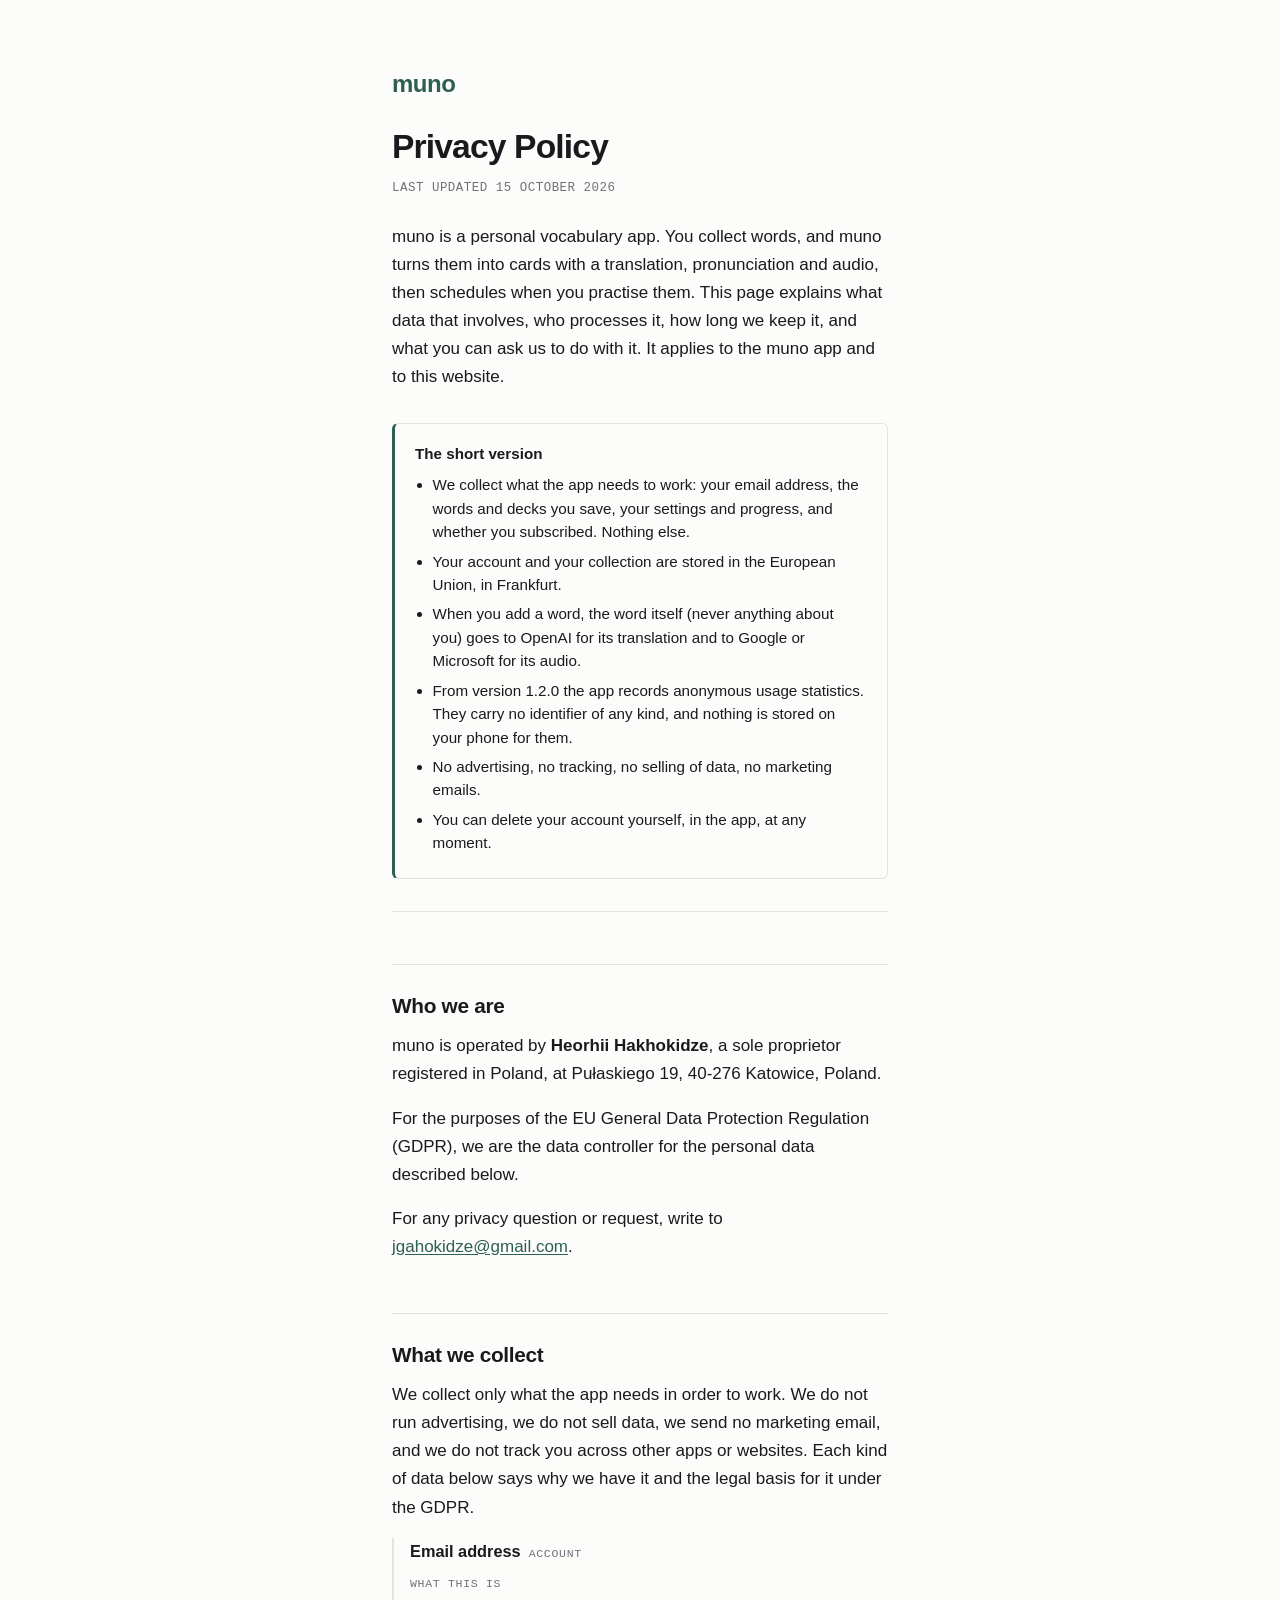
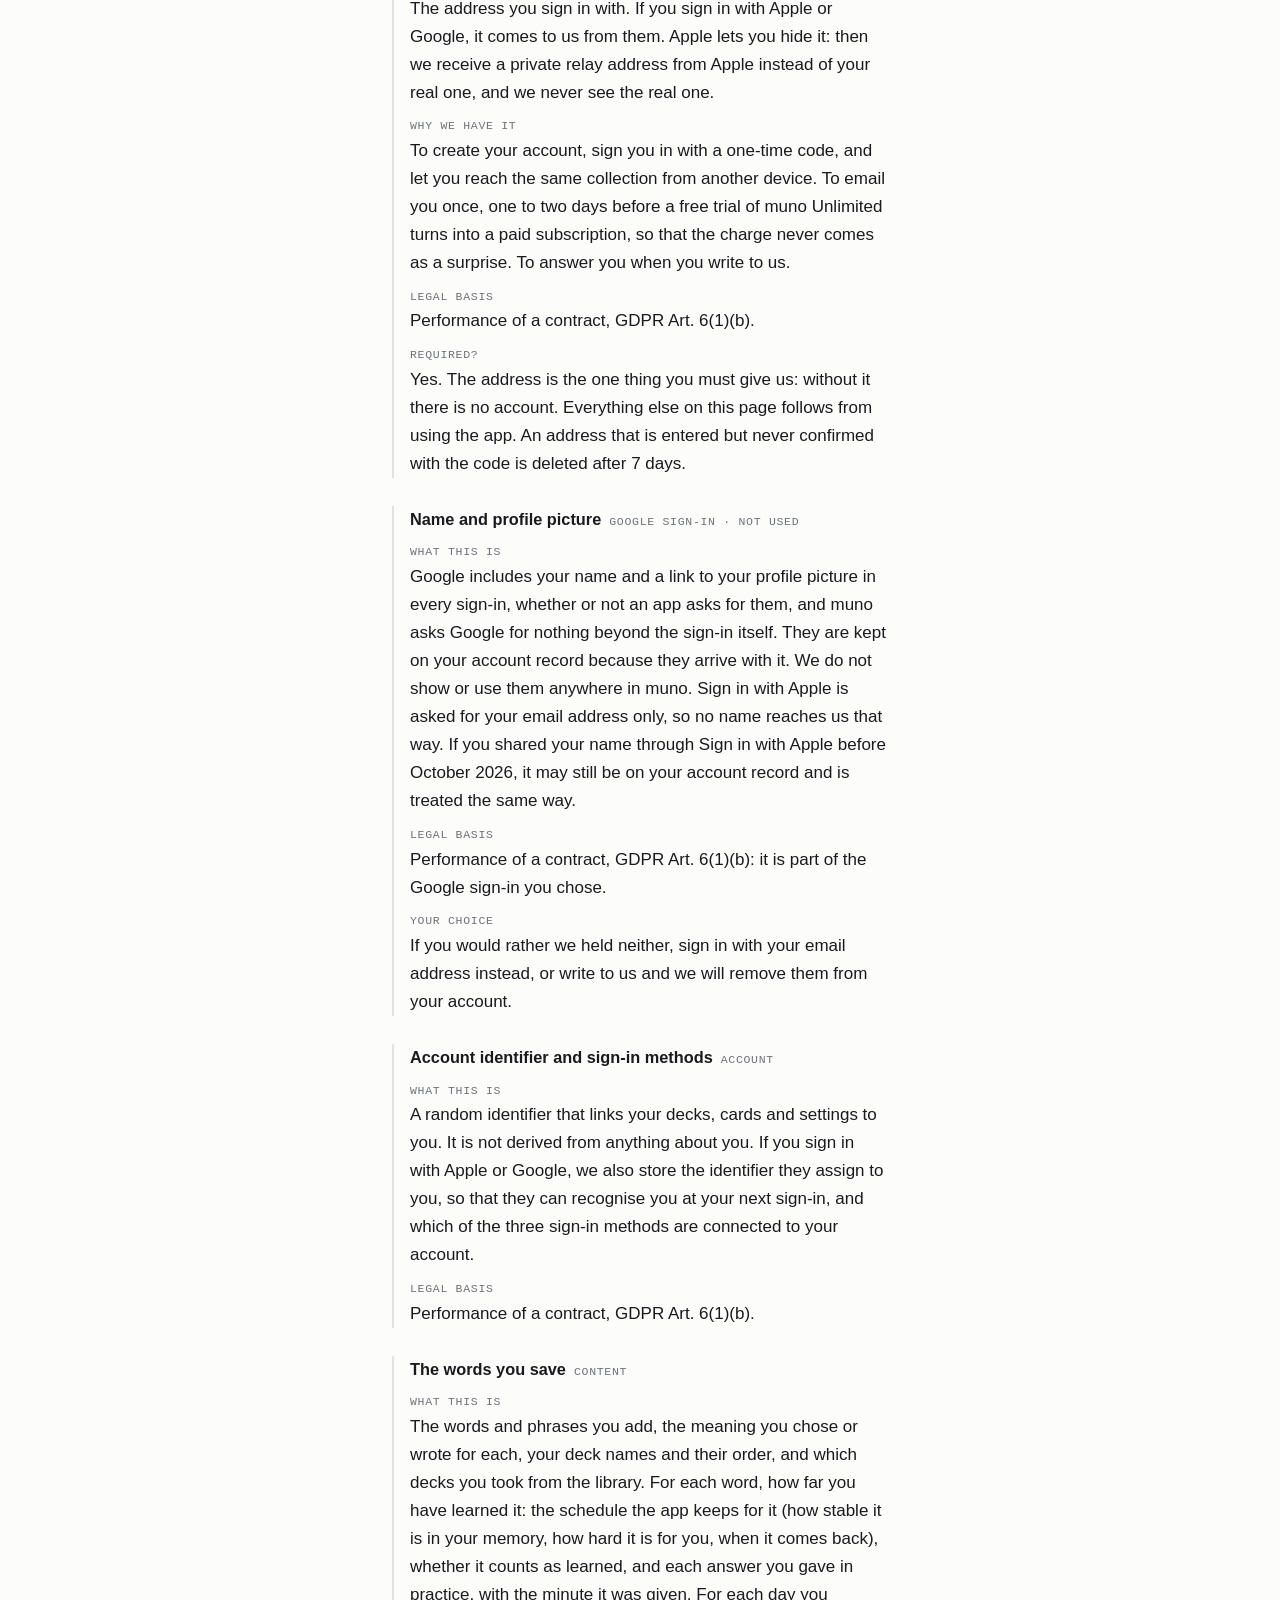
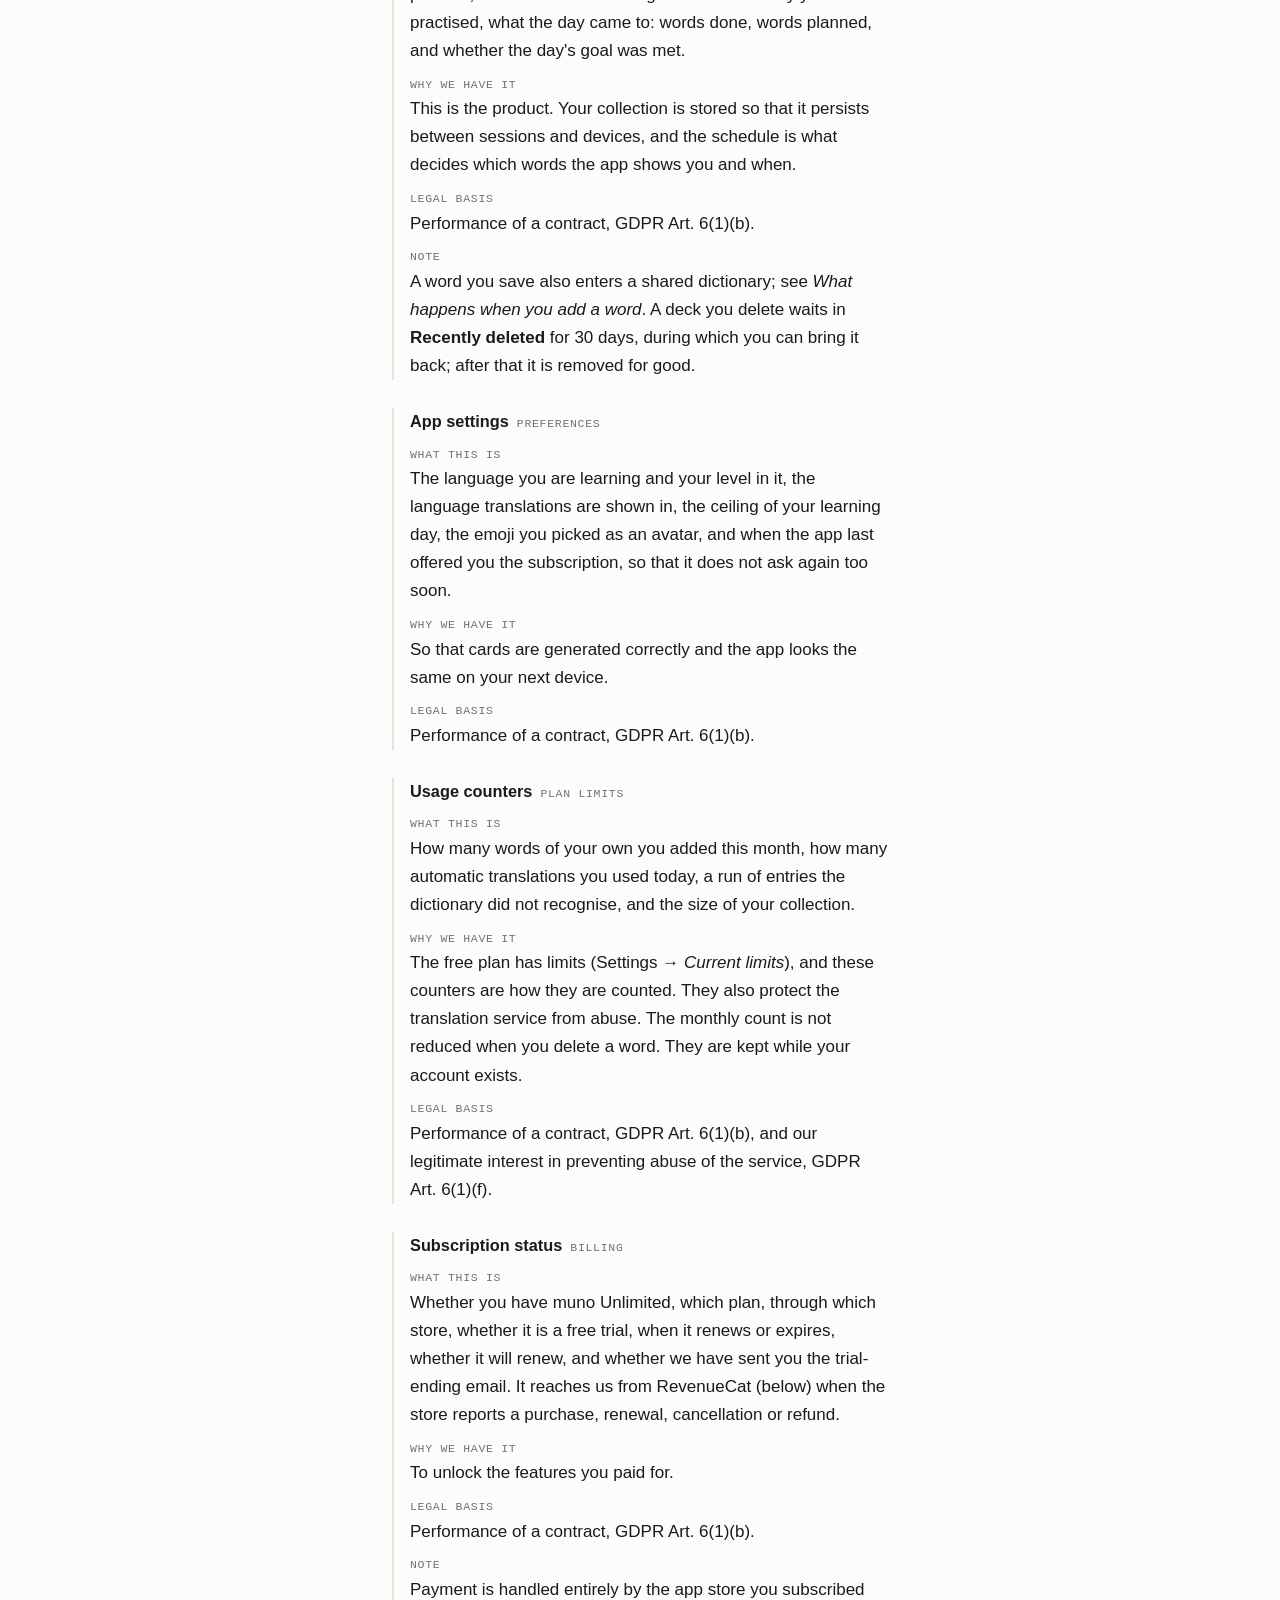
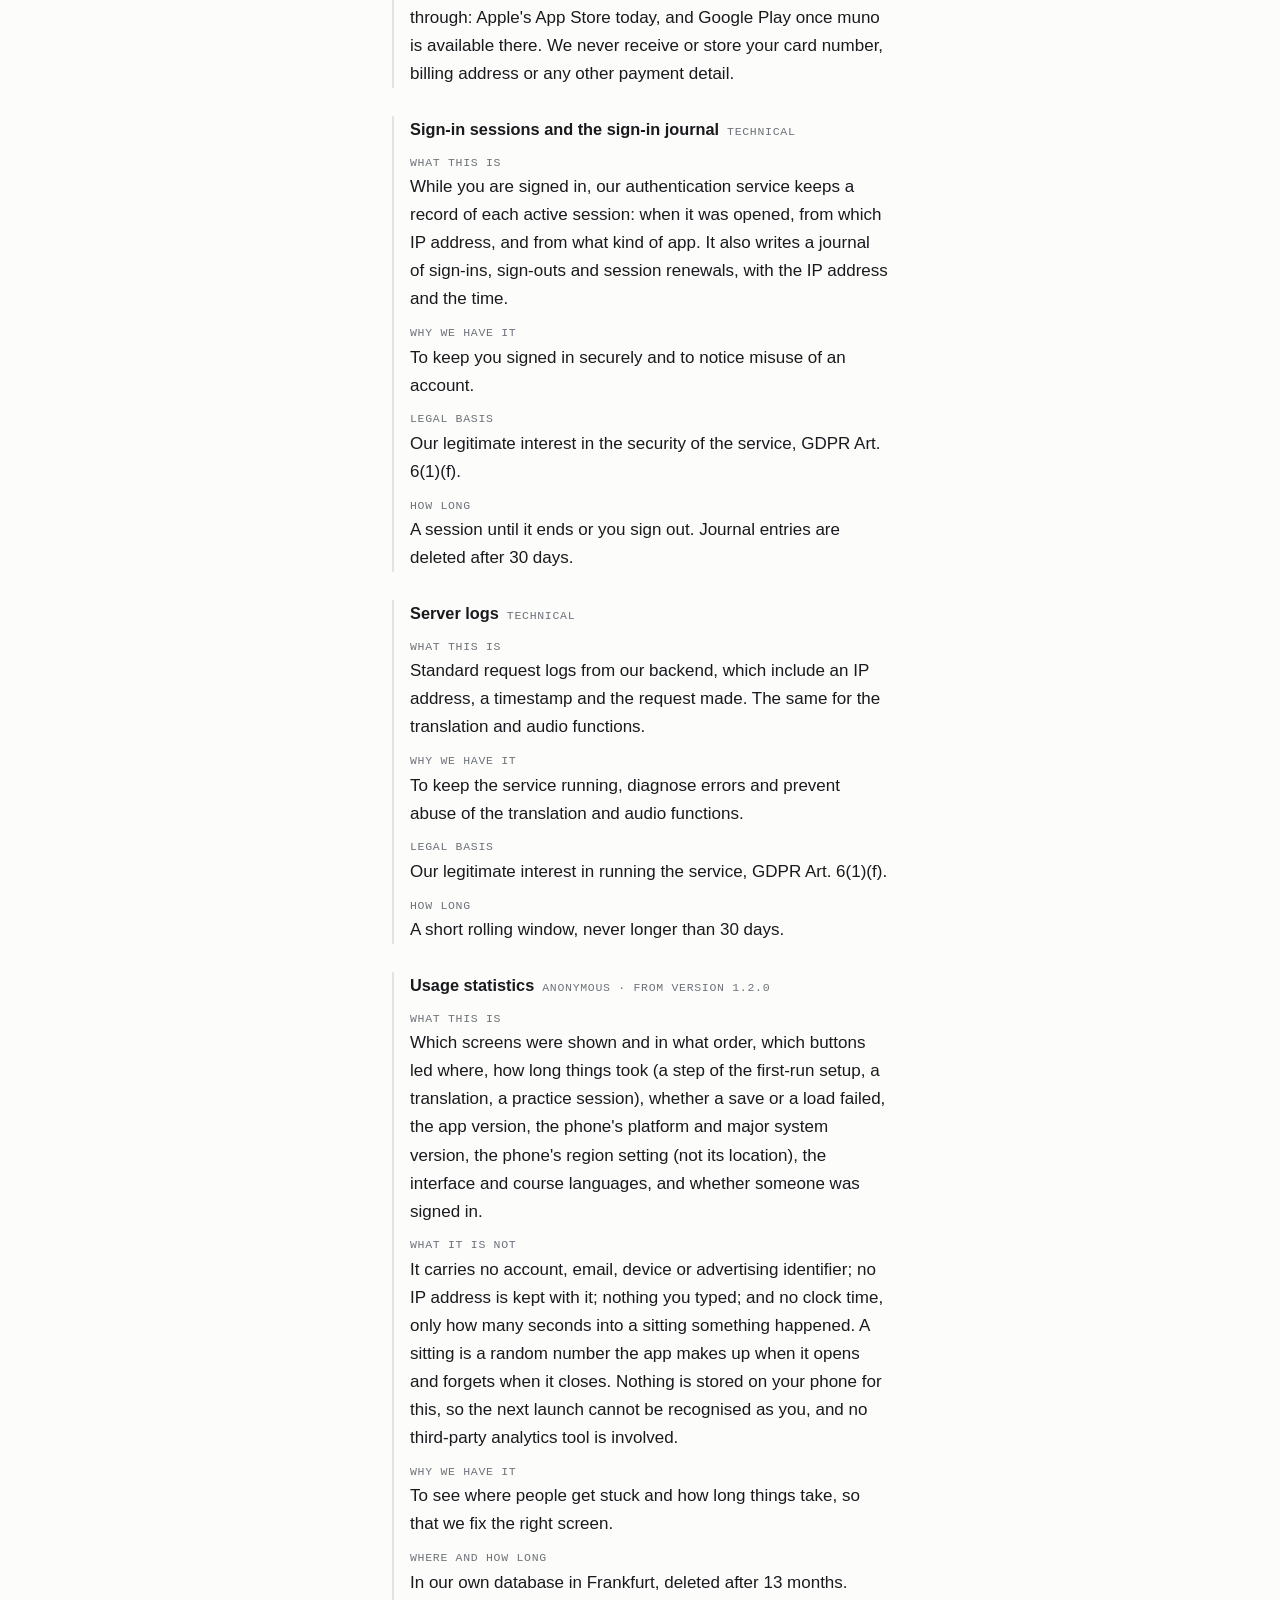
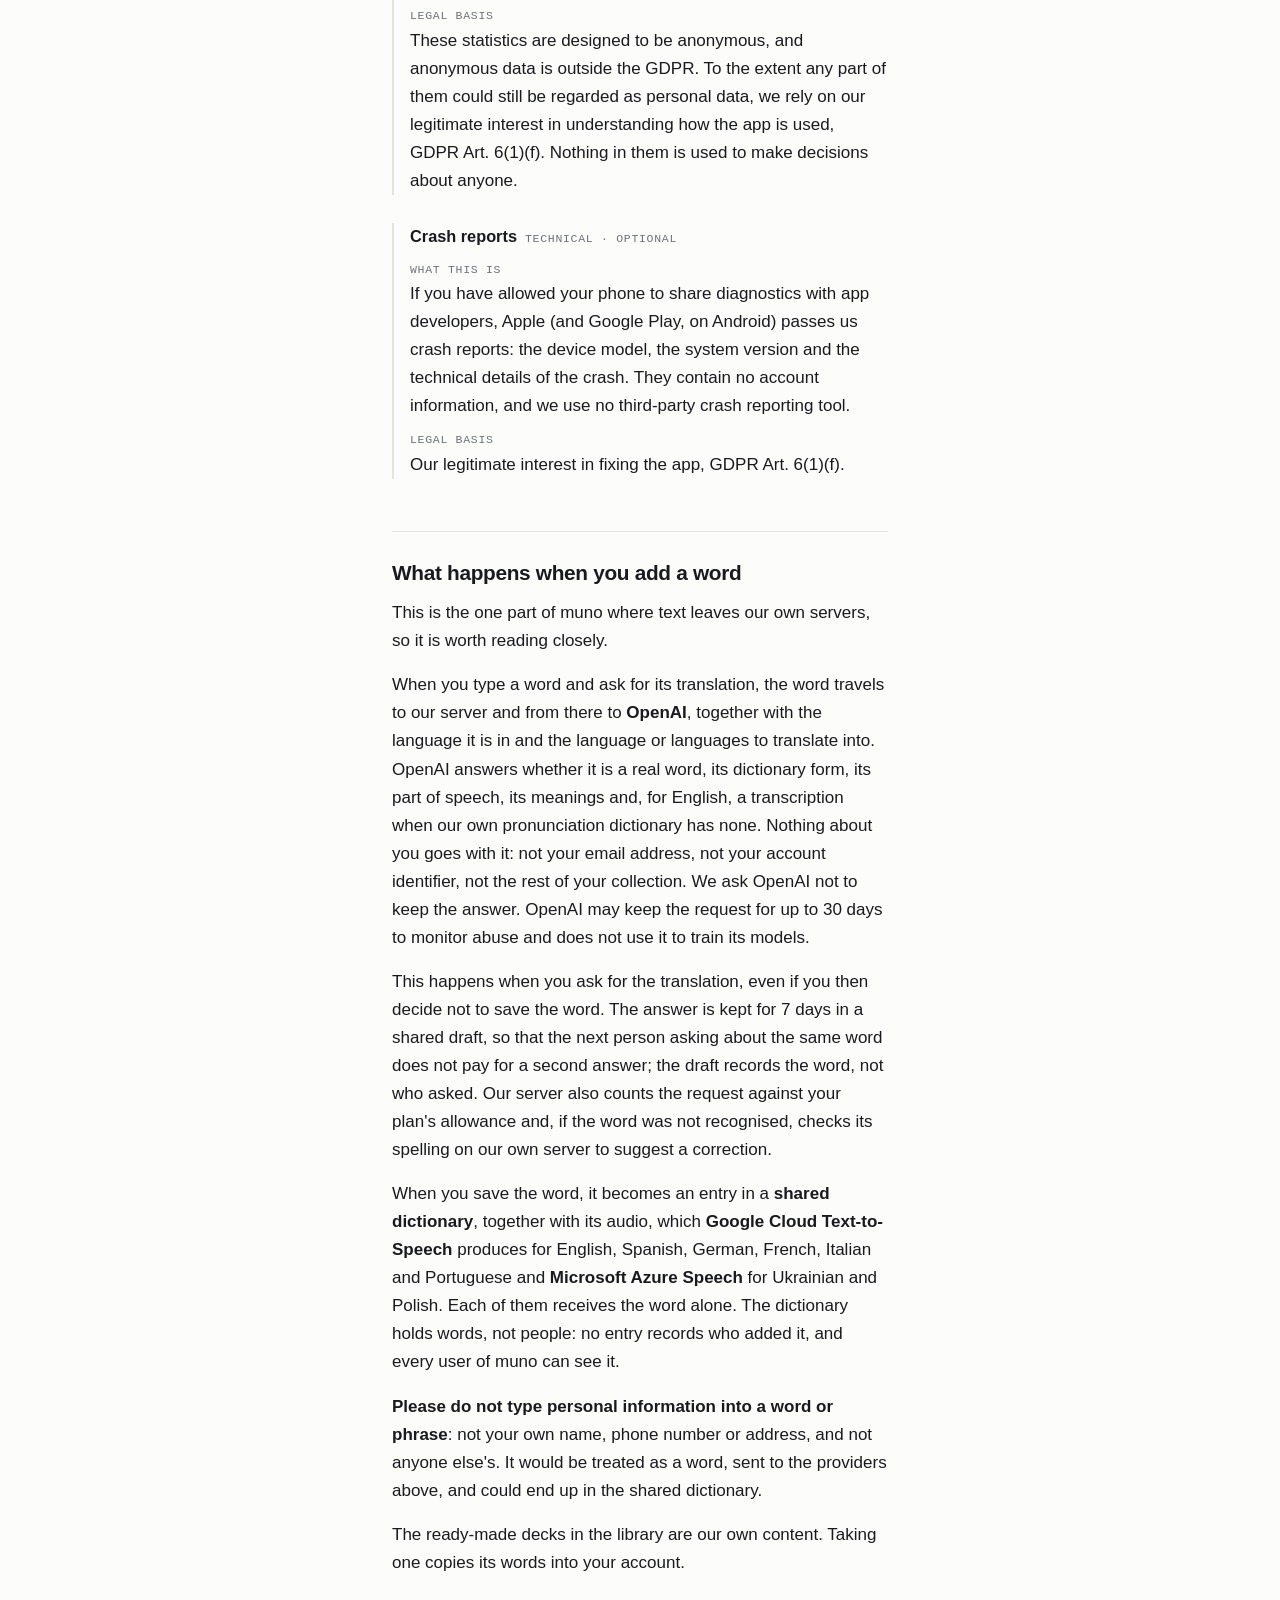
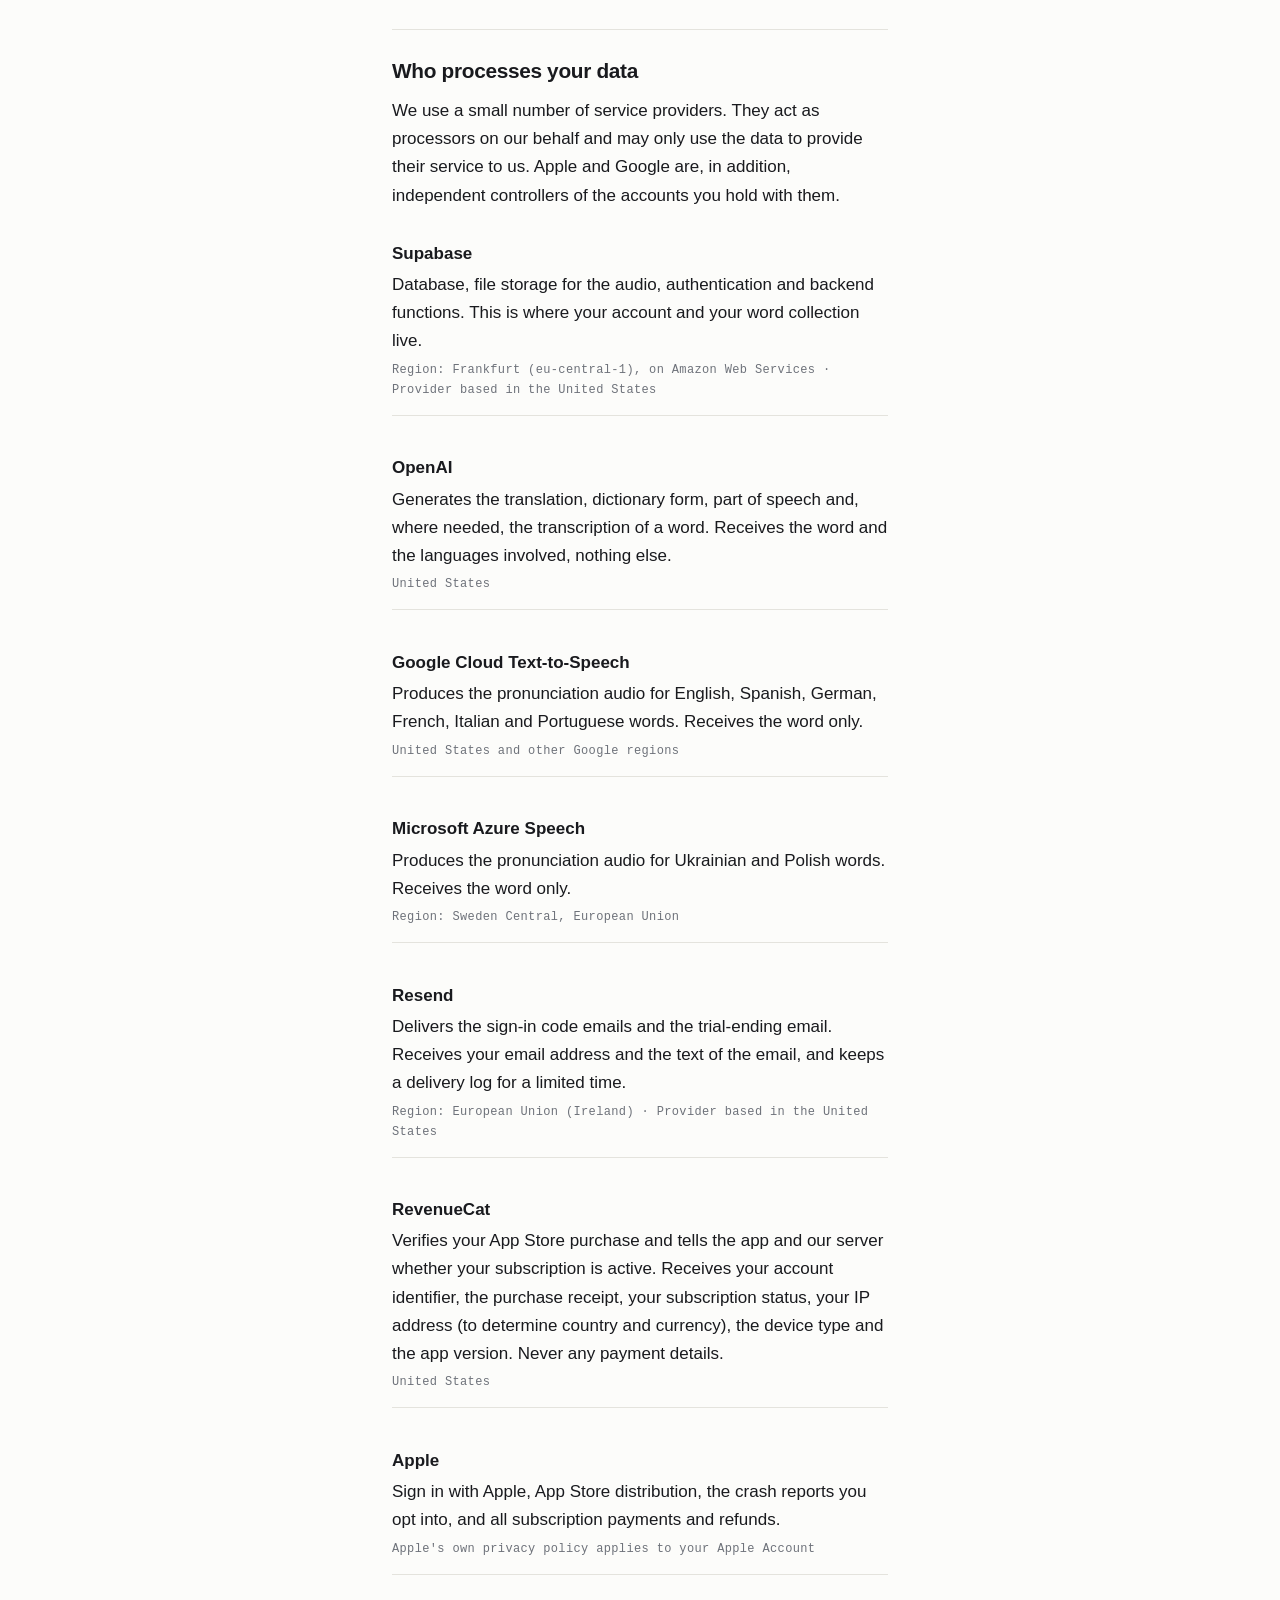
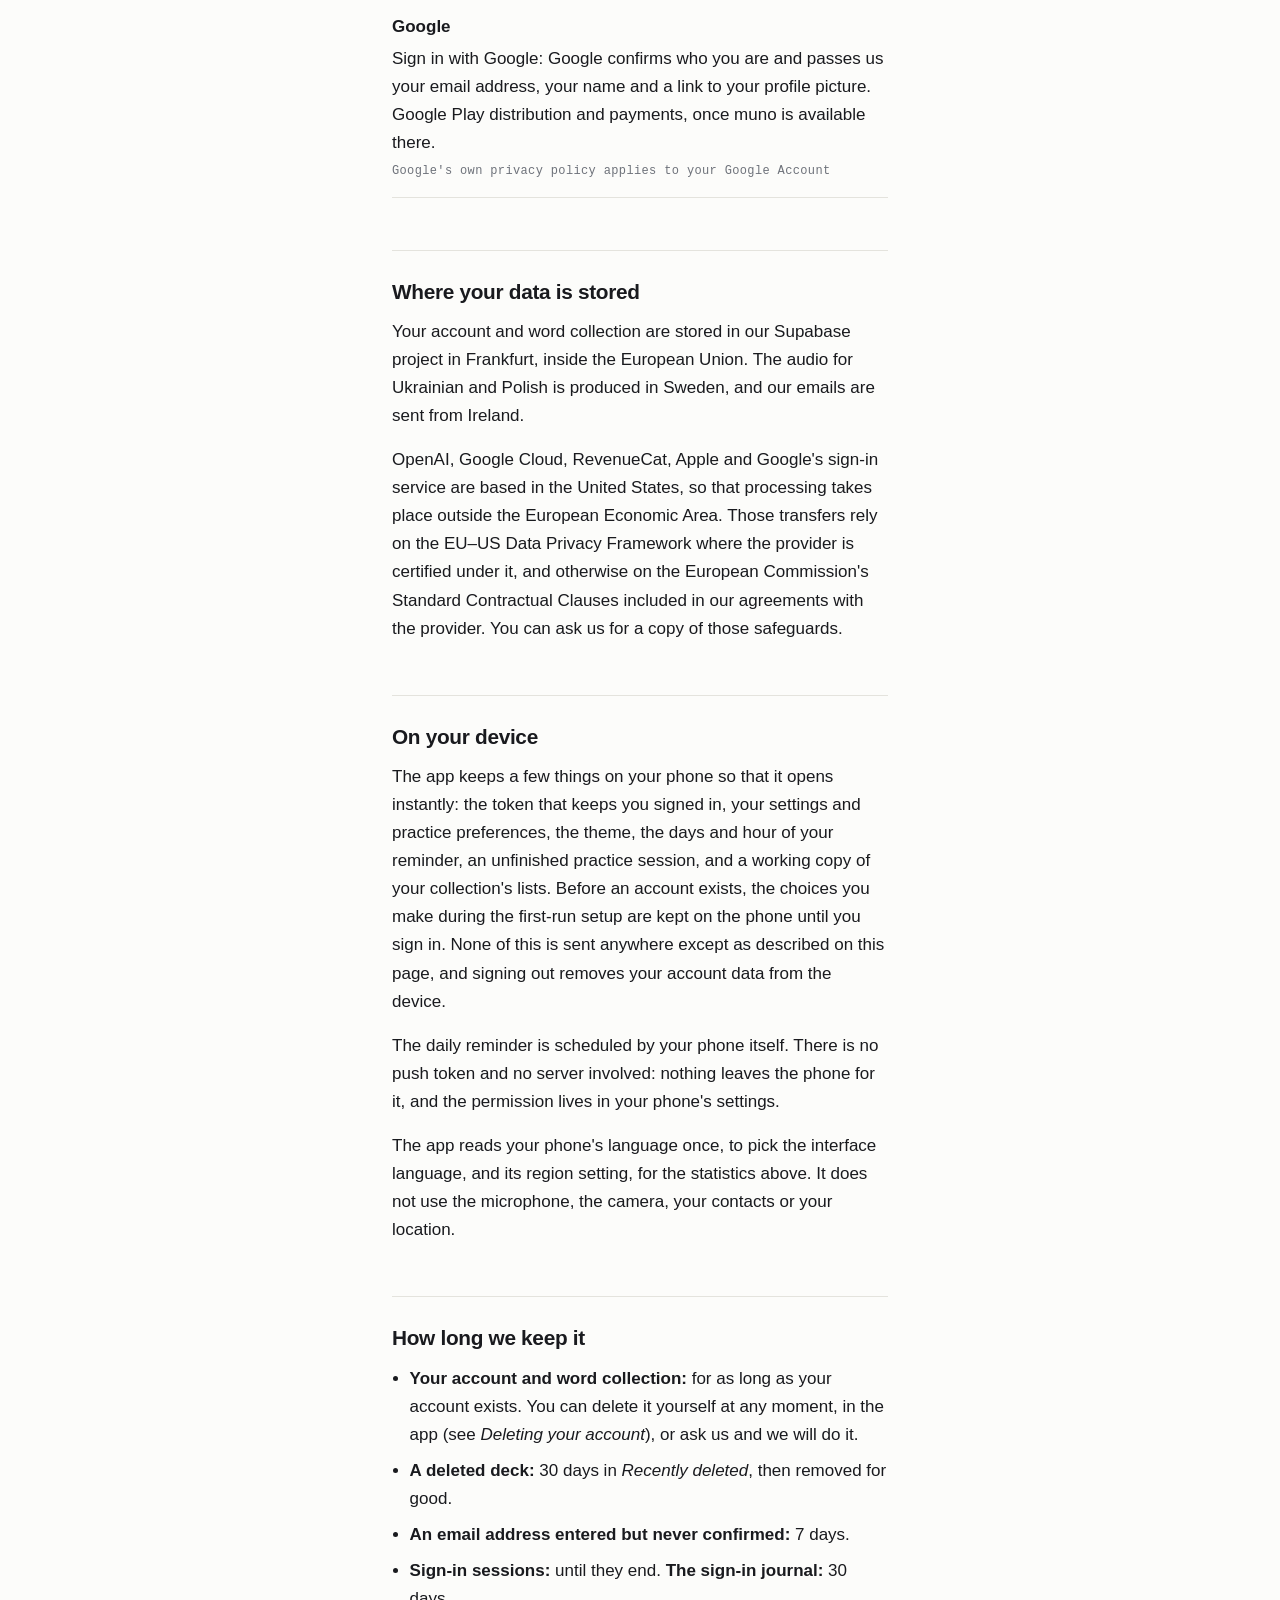
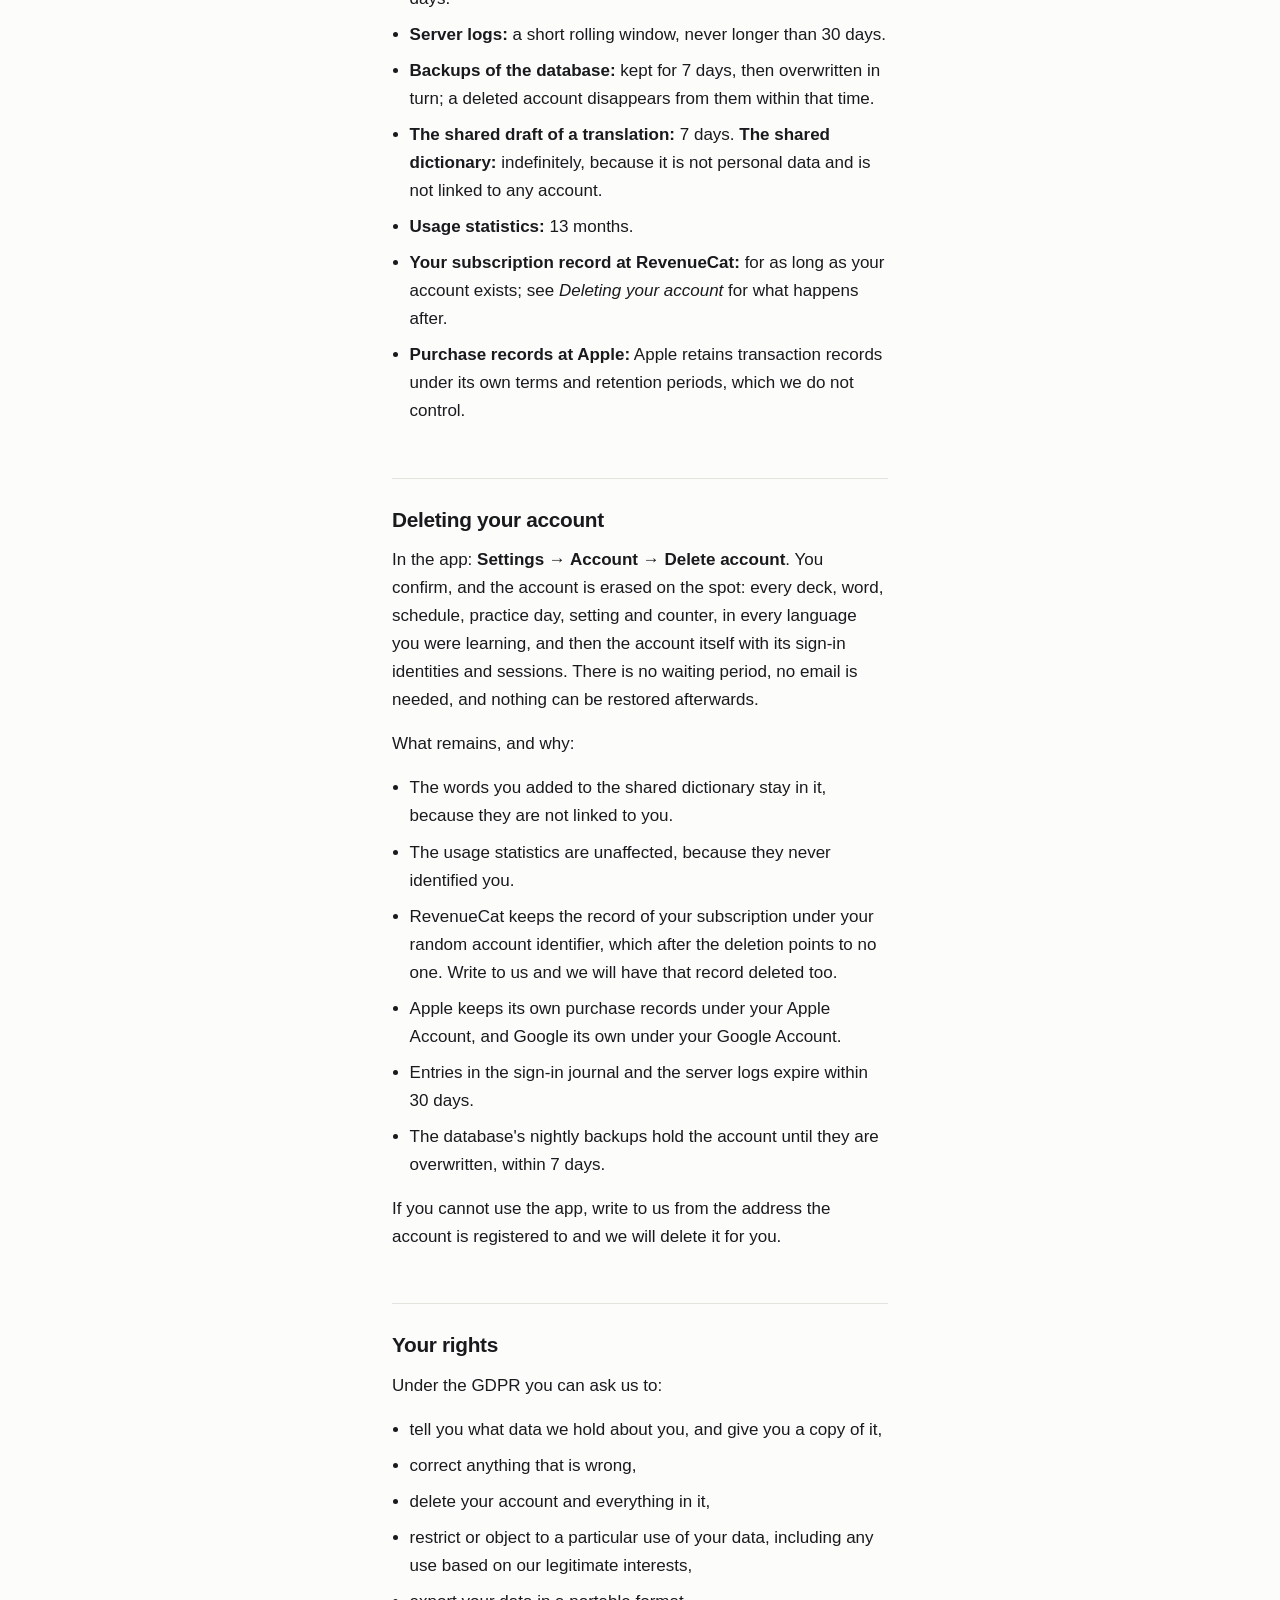
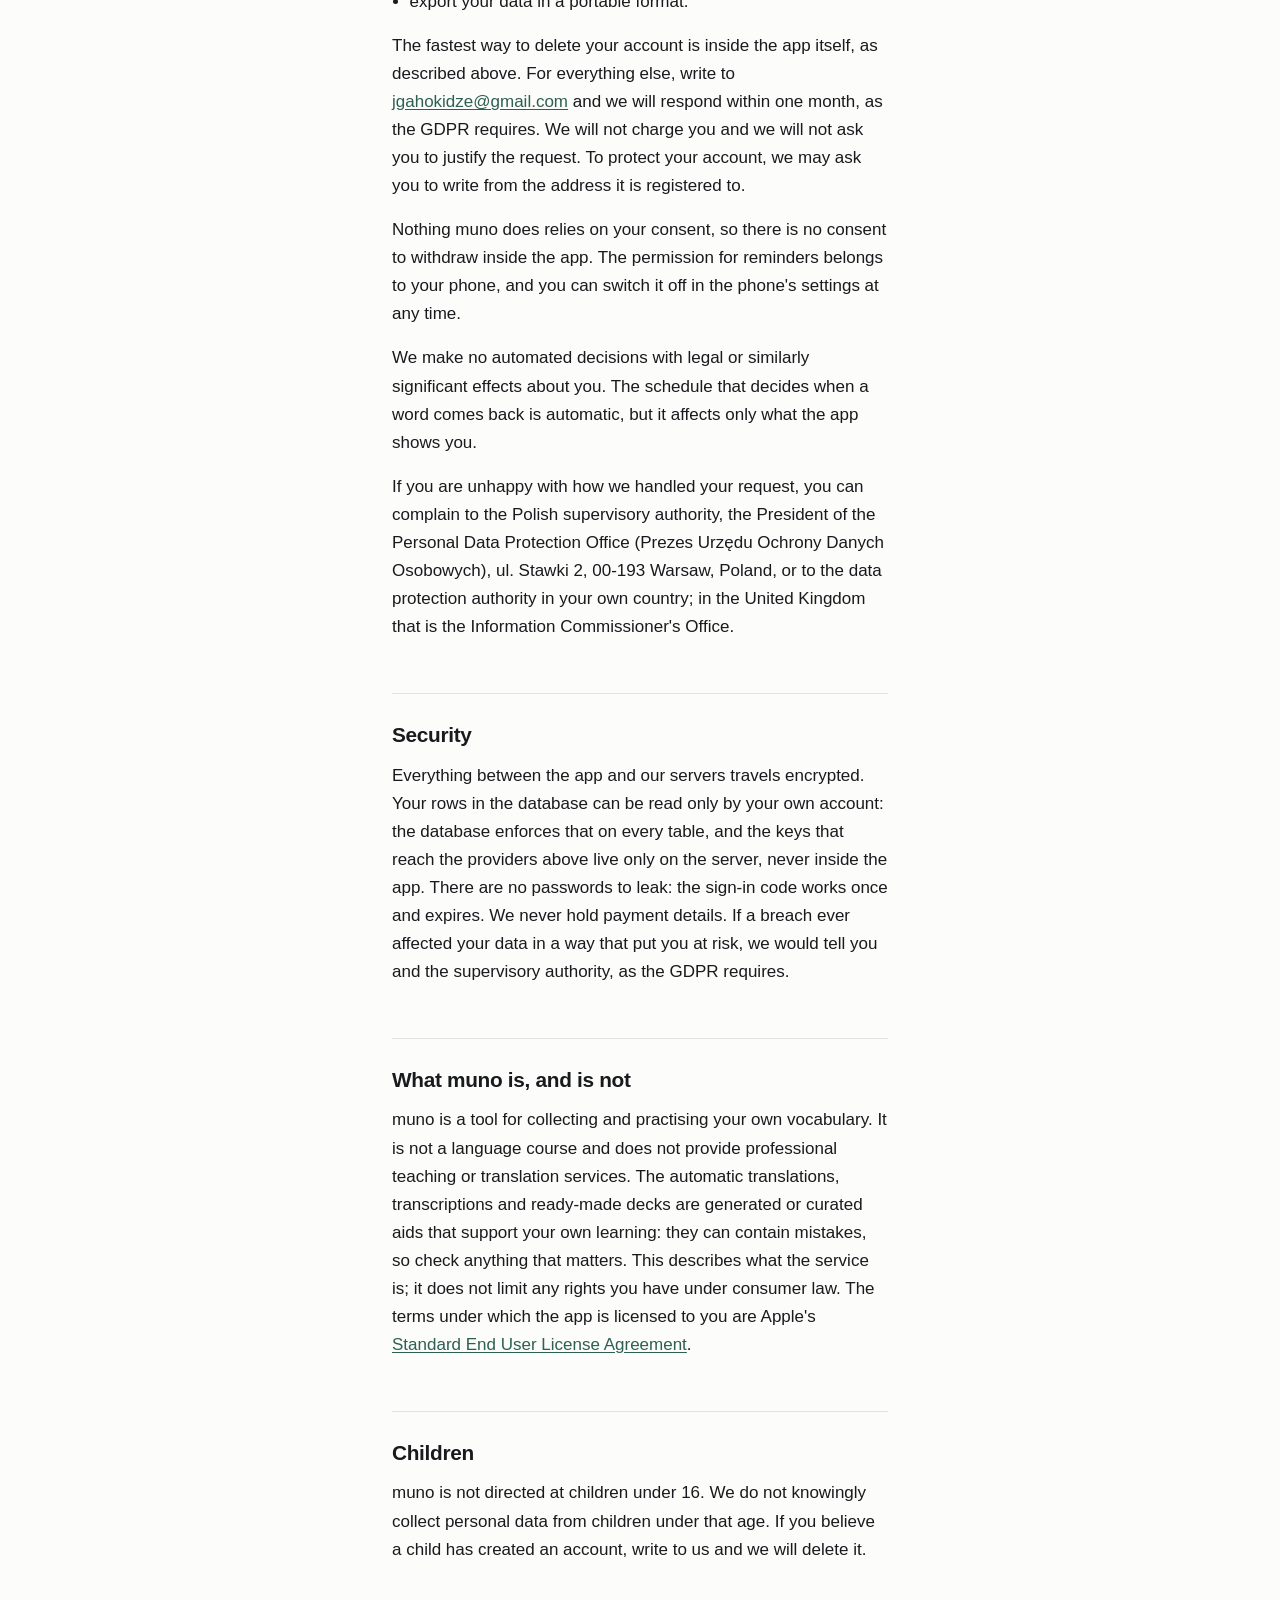
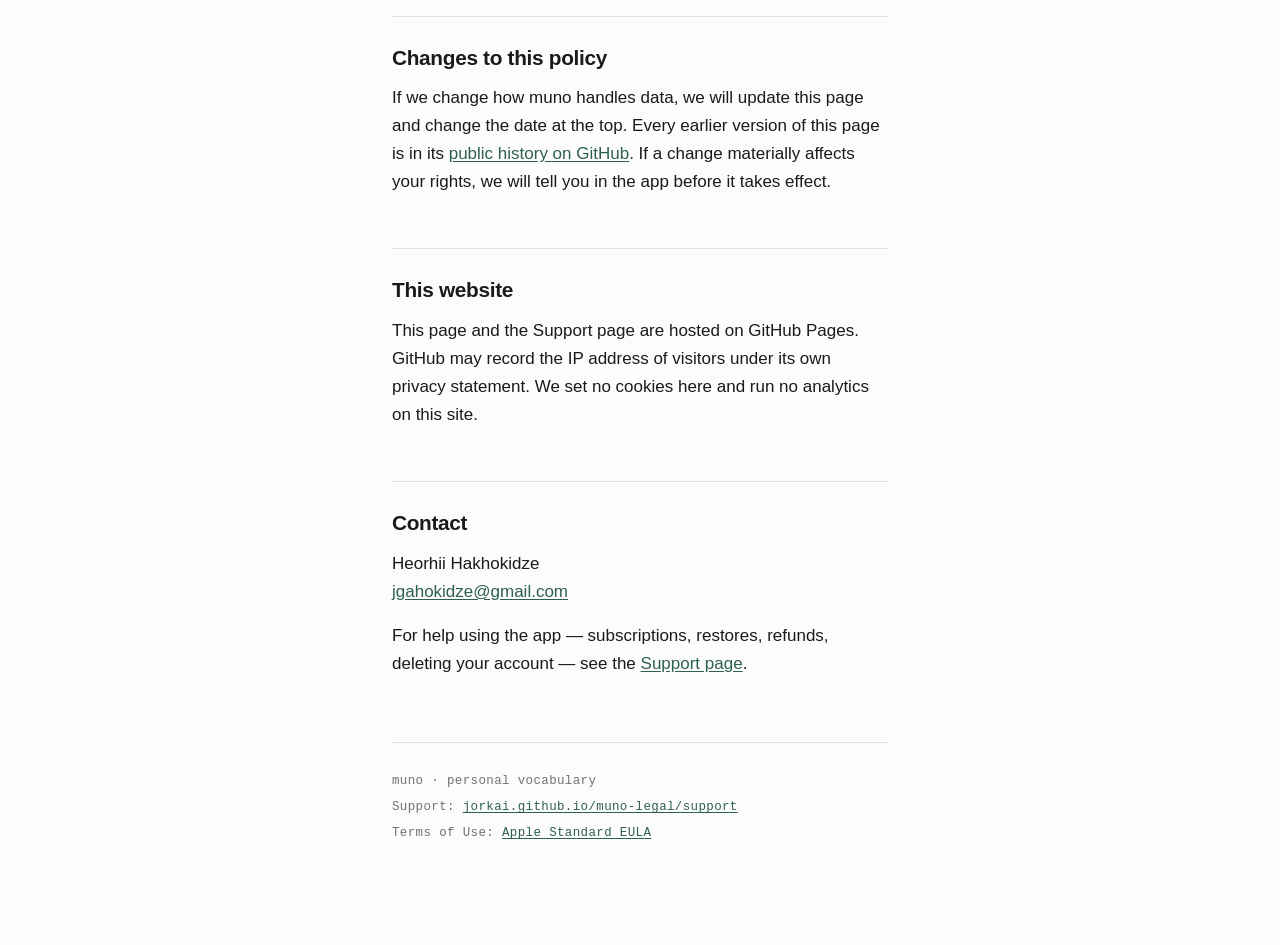
<file: index.html>
<!DOCTYPE html>
<html lang="en">
<head>
<meta charset="utf-8">
<meta name="viewport" content="width=device-width, initial-scale=1">
<title>Privacy Policy · muno</title>
<meta name="description" content="How muno handles your data: what we collect, who processes it, how long we keep it, and what you can ask us to do.">
<style>
  :root{
    --paper:#FCFCFA;
    --ink:#191A1E;
    --muted:#6E727A;
    --rule:#E4E3DD;
    --accent:#2D5F53;
    --flag-bg:#FFF6E0;
    --flag-ink:#7A5A10;
    --measure:34rem;

    --font-display:ui-rounded,"SF Pro Rounded","Nunito",-apple-system,BlinkMacSystemFont,"Segoe UI",sans-serif;
    --font-body:-apple-system,BlinkMacSystemFont,"Segoe UI","Inter",Roboto,Helvetica,Arial,sans-serif;
    --font-util:ui-monospace,SFMono-Regular,Menlo,Consolas,monospace;
  }

  *{box-sizing:border-box}

  html{-webkit-text-size-adjust:100%}

  body{
    margin:0;
    background:var(--paper);
    color:var(--ink);
    font-family:var(--font-body);
    font-size:17px;
    line-height:1.65;
    -webkit-font-smoothing:antialiased;
  }

  .wrap{
    max-width:var(--measure);
    margin:0 auto;
    padding:4rem 1.5rem 6rem;
  }

  /* ---- masthead ---- */

  .mast{
    border-bottom:1px solid var(--rule);
    padding-bottom:2rem;
    margin-bottom:3rem;
  }

  .wordmark{
    font-family:var(--font-display);
    font-size:1.5rem;
    font-weight:700;
    letter-spacing:-0.02em;
    color:var(--accent);
    margin:0;
  }

  h1{
    font-family:var(--font-display);
    font-size:2.1rem;
    font-weight:700;
    letter-spacing:-0.025em;
    line-height:1.15;
    margin:1.5rem 0 0.75rem;
  }

  .stamp{
    font-family:var(--font-util);
    font-size:0.78rem;
    letter-spacing:0.04em;
    text-transform:uppercase;
    color:var(--muted);
    margin:0;
  }

  .lede{
    margin:1.5rem 0 0;
    color:var(--ink);
  }

  /* ---- the short version ---- */

  .summary{
    margin:2rem 0 0;
    padding:1.1rem 1.25rem;
    border:1px solid var(--rule);
    border-left:3px solid var(--accent);
    border-radius:6px;
    font-size:0.95rem;
    line-height:1.55;
  }
  .summary p{margin:0 0 0.5rem;font-weight:650}
  .summary ul{margin:0;padding-left:1.1rem}
  .summary li{margin-bottom:0.35rem}

  /* ---- sections ---- */

  h2{
    font-family:var(--font-display);
    font-size:1.3rem;
    font-weight:700;
    letter-spacing:-0.015em;
    line-height:1.25;
    margin:3.25rem 0 0.85rem;
    padding-top:1.75rem;
    border-top:1px solid var(--rule);
  }

  h3{
    font-family:var(--font-display);
    font-size:1.02rem;
    font-weight:700;
    margin:2rem 0 0.5rem;
  }

  p{margin:0 0 1rem}

  a{color:var(--accent);text-decoration:underline;text-underline-offset:2px}
  a:hover{text-decoration-thickness:2px}
  a:focus-visible{outline:2px solid var(--accent);outline-offset:3px;border-radius:2px}

  ul{margin:0 0 1rem;padding-left:1.1rem}
  li{margin-bottom:0.5rem}

  strong{font-weight:650}

  /* ---- entry: the dictionary-style data block ---- */

  .entry{
    margin:0 0 1.75rem;
    padding-left:1rem;
    border-left:2px solid var(--rule);
  }

  .entry-head{
    font-family:var(--font-display);
    font-weight:700;
    font-size:1.02rem;
    margin:0 0 0.35rem;
  }

  .entry-tag{
    font-family:var(--font-util);
    font-size:0.72rem;
    font-weight:400;
    letter-spacing:0.06em;
    text-transform:uppercase;
    color:var(--muted);
    margin-left:0.5rem;
    white-space:nowrap;
  }

  .entry dl{margin:0}

  .entry dt{
    font-family:var(--font-util);
    font-size:0.72rem;
    letter-spacing:0.06em;
    text-transform:uppercase;
    color:var(--muted);
    margin-top:0.6rem;
  }

  .entry dd{margin:0.1rem 0 0}

  /* ---- processor table ---- */

  .proc{
    margin:0 0 1.5rem;
    padding:0.9rem 0;
    border-bottom:1px solid var(--rule);
  }
  .proc:first-of-type{border-top:1px solid var(--rule)}

  .proc-name{
    font-family:var(--font-display);
    font-weight:700;
    margin:0 0 0.2rem;
  }

  .proc-what{margin:0;color:var(--ink)}

  .proc-where{
    font-family:var(--font-util);
    font-size:0.75rem;
    letter-spacing:0.03em;
    color:var(--muted);
    margin:0.35rem 0 0;
  }

  footer{
    margin-top:4rem;
    padding-top:1.75rem;
    border-top:1px solid var(--rule);
    font-family:var(--font-util);
    font-size:0.78rem;
    letter-spacing:0.03em;
    color:var(--muted);
  }
  footer p{margin:0 0 0.35rem}

  @media (max-width:480px){
    body{font-size:16px}
    .wrap{padding:2.5rem 1.25rem 4rem}
    h1{font-size:1.8rem}
  }

  @media (prefers-reduced-motion:no-preference){
    a{transition:text-decoration-thickness 120ms ease}
  }
</style>
</head>
<body>
<main class="wrap">

  <header class="mast">
    <p class="wordmark">muno</p>
    <h1>Privacy Policy</h1>
    <p class="stamp">Last updated 15 October 2026</p>
    <p class="lede">muno is a personal vocabulary app. You collect words, and muno turns them into cards with a translation, pronunciation and audio, then schedules when you practise them. This page explains what data that involves, who processes it, how long we keep it, and what you can ask us to do with it. It applies to the muno app and to this website.</p>

    <div class="summary">
      <p>The short version</p>
      <ul>
        <li>We collect what the app needs to work: your email address, the words and decks you save, your settings and progress, and whether you subscribed. Nothing else.</li>
        <li>Your account and your collection are stored in the European Union, in Frankfurt.</li>
        <li>When you add a word, the word itself (never anything about you) goes to OpenAI for its translation and to Google or Microsoft for its audio.</li>
        <li>From version 1.2.0 the app records anonymous usage statistics. They carry no identifier of any kind, and nothing is stored on your phone for them.</li>
        <li>No advertising, no tracking, no selling of data, no marketing emails.</li>
        <li>You can delete your account yourself, in the app, at any moment.</li>
      </ul>
    </div>
  </header>

  <h2>Who we are</h2>

  <p>muno is operated by <strong>Heorhii Hakhokidze</strong>, a sole proprietor registered in Poland, at Pułaskiego 19, 40-276 Katowice, Poland.</p>
  <!-- Recommended: add the NIP (tax identification number) after the address, e.g. "NIP 000-000-00-00". -->

  <p>For the purposes of the EU General Data Protection Regulation (GDPR), we are the data controller for the personal data described below.</p>

  <p>For any privacy question or request, write to <a href="mailto:jgahokidze@gmail.com">jgahokidze@gmail.com</a>.</p>

  <h2>What we collect</h2>

  <p>We collect only what the app needs in order to work. We do not run advertising, we do not sell data, we send no marketing email, and we do not track you across other apps or websites. Each kind of data below says why we have it and the legal basis for it under the GDPR.</p>

  <div class="entry">
    <p class="entry-head">Email address<span class="entry-tag">account</span></p>
    <dl>
      <dt>What this is</dt>
      <dd>The address you sign in with. If you sign in with Apple or Google, it comes to us from them. Apple lets you hide it: then we receive a private relay address from Apple instead of your real one, and we never see the real one.</dd>
      <dt>Why we have it</dt>
      <dd>To create your account, sign you in with a one-time code, and let you reach the same collection from another device. To email you once, one to two days before a free trial of muno Unlimited turns into a paid subscription, so that the charge never comes as a surprise. To answer you when you write to us.</dd>
      <dt>Legal basis</dt>
      <dd>Performance of a contract, GDPR Art. 6(1)(b).</dd>
      <dt>Required?</dt>
      <dd>Yes. The address is the one thing you must give us: without it there is no account. Everything else on this page follows from using the app. An address that is entered but never confirmed with the code is deleted after 7 days.</dd>
    </dl>
  </div>

  <div class="entry">
    <p class="entry-head">Name and profile picture<span class="entry-tag">Google sign-in · not used</span></p>
    <dl>
      <dt>What this is</dt>
      <dd>Google includes your name and a link to your profile picture in every sign-in, whether or not an app asks for them, and muno asks Google for nothing beyond the sign-in itself. They are kept on your account record because they arrive with it. We do not show or use them anywhere in muno. Sign in with Apple is asked for your email address only, so no name reaches us that way. If you shared your name through Sign in with Apple before October 2026, it may still be on your account record and is treated the same way.</dd>
      <dt>Legal basis</dt>
      <dd>Performance of a contract, GDPR Art. 6(1)(b): it is part of the Google sign-in you chose.</dd>
      <dt>Your choice</dt>
      <dd>If you would rather we held neither, sign in with your email address instead, or write to us and we will remove them from your account.</dd>
    </dl>
  </div>

  <div class="entry">
    <p class="entry-head">Account identifier and sign-in methods<span class="entry-tag">account</span></p>
    <dl>
      <dt>What this is</dt>
      <dd>A random identifier that links your decks, cards and settings to you. It is not derived from anything about you. If you sign in with Apple or Google, we also store the identifier they assign to you, so that they can recognise you at your next sign-in, and which of the three sign-in methods are connected to your account.</dd>
      <dt>Legal basis</dt>
      <dd>Performance of a contract, GDPR Art. 6(1)(b).</dd>
    </dl>
  </div>

  <div class="entry">
    <p class="entry-head">The words you save<span class="entry-tag">content</span></p>
    <dl>
      <dt>What this is</dt>
      <dd>The words and phrases you add, the meaning you chose or wrote for each, your deck names and their order, and which decks you took from the library. For each word, how far you have learned it: the schedule the app keeps for it (how stable it is in your memory, how hard it is for you, when it comes back), whether it counts as learned, and each answer you gave in practice, with the minute it was given. For each day you practised, what the day came to: words done, words planned, and whether the day's goal was met.</dd>
      <dt>Why we have it</dt>
      <dd>This is the product. Your collection is stored so that it persists between sessions and devices, and the schedule is what decides which words the app shows you and when.</dd>
      <dt>Legal basis</dt>
      <dd>Performance of a contract, GDPR Art. 6(1)(b).</dd>
      <dt>Note</dt>
      <dd>A word you save also enters a shared dictionary; see <em>What happens when you add a word</em>. A deck you delete waits in <strong>Recently deleted</strong> for 30 days, during which you can bring it back; after that it is removed for good.</dd>
    </dl>
  </div>

  <div class="entry">
    <p class="entry-head">App settings<span class="entry-tag">preferences</span></p>
    <dl>
      <dt>What this is</dt>
      <dd>The language you are learning and your level in it, the language translations are shown in, the ceiling of your learning day, the emoji you picked as an avatar, and when the app last offered you the subscription, so that it does not ask again too soon.</dd>
      <dt>Why we have it</dt>
      <dd>So that cards are generated correctly and the app looks the same on your next device.</dd>
      <dt>Legal basis</dt>
      <dd>Performance of a contract, GDPR Art. 6(1)(b).</dd>
    </dl>
  </div>

  <div class="entry">
    <p class="entry-head">Usage counters<span class="entry-tag">plan limits</span></p>
    <dl>
      <dt>What this is</dt>
      <dd>How many words of your own you added this month, how many automatic translations you used today, a run of entries the dictionary did not recognise, and the size of your collection.</dd>
      <dt>Why we have it</dt>
      <dd>The free plan has limits (Settings → <em>Current limits</em>), and these counters are how they are counted. They also protect the translation service from abuse. The monthly count is not reduced when you delete a word. They are kept while your account exists.</dd>
      <dt>Legal basis</dt>
      <dd>Performance of a contract, GDPR Art. 6(1)(b), and our legitimate interest in preventing abuse of the service, GDPR Art. 6(1)(f).</dd>
    </dl>
  </div>

  <div class="entry">
    <p class="entry-head">Subscription status<span class="entry-tag">billing</span></p>
    <dl>
      <dt>What this is</dt>
      <dd>Whether you have muno Unlimited, which plan, through which store, whether it is a free trial, when it renews or expires, whether it will renew, and whether we have sent you the trial-ending email. It reaches us from RevenueCat (below) when the store reports a purchase, renewal, cancellation or refund.</dd>
      <dt>Why we have it</dt>
      <dd>To unlock the features you paid for.</dd>
      <dt>Legal basis</dt>
      <dd>Performance of a contract, GDPR Art. 6(1)(b).</dd>
      <dt>Note</dt>
      <dd>Payment is handled entirely by the app store you subscribed through: Apple's App Store today, and Google Play once muno is available there. We never receive or store your card number, billing address or any other payment detail.</dd>
    </dl>
  </div>

  <div class="entry">
    <p class="entry-head">Sign-in sessions and the sign-in journal<span class="entry-tag">technical</span></p>
    <dl>
      <dt>What this is</dt>
      <dd>While you are signed in, our authentication service keeps a record of each active session: when it was opened, from which IP address, and from what kind of app. It also writes a journal of sign-ins, sign-outs and session renewals, with the IP address and the time.</dd>
      <dt>Why we have it</dt>
      <dd>To keep you signed in securely and to notice misuse of an account.</dd>
      <dt>Legal basis</dt>
      <dd>Our legitimate interest in the security of the service, GDPR Art. 6(1)(f).</dd>
      <dt>How long</dt>
      <dd>A session until it ends or you sign out. Journal entries are deleted after 30 days.</dd>
    </dl>
  </div>

  <div class="entry">
    <p class="entry-head">Server logs<span class="entry-tag">technical</span></p>
    <dl>
      <dt>What this is</dt>
      <dd>Standard request logs from our backend, which include an IP address, a timestamp and the request made. The same for the translation and audio functions.</dd>
      <dt>Why we have it</dt>
      <dd>To keep the service running, diagnose errors and prevent abuse of the translation and audio functions.</dd>
      <dt>Legal basis</dt>
      <dd>Our legitimate interest in running the service, GDPR Art. 6(1)(f).</dd>
      <dt>How long</dt>
      <dd>A short rolling window, never longer than 30 days.</dd>
    </dl>
  </div>

  <div class="entry">
    <p class="entry-head">Usage statistics<span class="entry-tag">anonymous · from version 1.2.0</span></p>
    <dl>
      <dt>What this is</dt>
      <dd>Which screens were shown and in what order, which buttons led where, how long things took (a step of the first-run setup, a translation, a practice session), whether a save or a load failed, the app version, the phone's platform and major system version, the phone's region setting (not its location), the interface and course languages, and whether someone was signed in.</dd>
      <dt>What it is not</dt>
      <dd>It carries no account, email, device or advertising identifier; no IP address is kept with it; nothing you typed; and no clock time, only how many seconds into a sitting something happened. A sitting is a random number the app makes up when it opens and forgets when it closes. Nothing is stored on your phone for this, so the next launch cannot be recognised as you, and no third-party analytics tool is involved.</dd>
      <dt>Why we have it</dt>
      <dd>To see where people get stuck and how long things take, so that we fix the right screen.</dd>
      <dt>Where and how long</dt>
      <dd>In our own database in Frankfurt, deleted after 13 months.</dd>
      <dt>Legal basis</dt>
      <dd>These statistics are designed to be anonymous, and anonymous data is outside the GDPR. To the extent any part of them could still be regarded as personal data, we rely on our legitimate interest in understanding how the app is used, GDPR Art. 6(1)(f). Nothing in them is used to make decisions about anyone.</dd>
    </dl>
  </div>

  <div class="entry">
    <p class="entry-head">Crash reports<span class="entry-tag">technical · optional</span></p>
    <dl>
      <dt>What this is</dt>
      <dd>If you have allowed your phone to share diagnostics with app developers, Apple (and Google Play, on Android) passes us crash reports: the device model, the system version and the technical details of the crash. They contain no account information, and we use no third-party crash reporting tool.</dd>
      <dt>Legal basis</dt>
      <dd>Our legitimate interest in fixing the app, GDPR Art. 6(1)(f).</dd>
    </dl>
  </div>

  <h2>What happens when you add a word</h2>

  <p>This is the one part of muno where text leaves our own servers, so it is worth reading closely.</p>

  <p>When you type a word and ask for its translation, the word travels to our server and from there to <strong>OpenAI</strong>, together with the language it is in and the language or languages to translate into. OpenAI answers whether it is a real word, its dictionary form, its part of speech, its meanings and, for English, a transcription when our own pronunciation dictionary has none. Nothing about you goes with it: not your email address, not your account identifier, not the rest of your collection. We ask OpenAI not to keep the answer. OpenAI may keep the request for up to 30 days to monitor abuse and does not use it to train its models.</p>

  <p>This happens when you ask for the translation, even if you then decide not to save the word. The answer is kept for 7 days in a shared draft, so that the next person asking about the same word does not pay for a second answer; the draft records the word, not who asked. Our server also counts the request against your plan's allowance and, if the word was not recognised, checks its spelling on our own server to suggest a correction.</p>

  <p>When you save the word, it becomes an entry in a <strong>shared dictionary</strong>, together with its audio, which <strong>Google Cloud Text-to-Speech</strong> produces for English, Spanish, German, French, Italian and Portuguese and <strong>Microsoft Azure Speech</strong> for Ukrainian and Polish. Each of them receives the word alone. The dictionary holds words, not people: no entry records who added it, and every user of muno can see it.</p>

  <p><strong>Please do not type personal information into a word or phrase</strong>: not your own name, phone number or address, and not anyone else's. It would be treated as a word, sent to the providers above, and could end up in the shared dictionary.</p>

  <p>The ready-made decks in the library are our own content. Taking one copies its words into your account.</p>

  <h2>Who processes your data</h2>

  <p>We use a small number of service providers. They act as processors on our behalf and may only use the data to provide their service to us. Apple and Google are, in addition, independent controllers of the accounts you hold with them.</p>

  <div class="proc">
    <p class="proc-name">Supabase</p>
    <p class="proc-what">Database, file storage for the audio, authentication and backend functions. This is where your account and your word collection live.</p>
    <p class="proc-where">Region: Frankfurt (eu-central-1), on Amazon Web Services · Provider based in the United States</p>
  </div>

  <div class="proc">
    <p class="proc-name">OpenAI</p>
    <p class="proc-what">Generates the translation, dictionary form, part of speech and, where needed, the transcription of a word. Receives the word and the languages involved, nothing else.</p>
    <p class="proc-where">United States</p>
  </div>

  <div class="proc">
    <p class="proc-name">Google Cloud Text-to-Speech</p>
    <p class="proc-what">Produces the pronunciation audio for English, Spanish, German, French, Italian and Portuguese words. Receives the word only.</p>
    <p class="proc-where">United States and other Google regions</p>
  </div>

  <div class="proc">
    <p class="proc-name">Microsoft Azure Speech</p>
    <p class="proc-what">Produces the pronunciation audio for Ukrainian and Polish words. Receives the word only.</p>
    <p class="proc-where">Region: Sweden Central, European Union</p>
  </div>

  <div class="proc">
    <p class="proc-name">Resend</p>
    <p class="proc-what">Delivers the sign-in code emails and the trial-ending email. Receives your email address and the text of the email, and keeps a delivery log for a limited time.</p>
    <p class="proc-where">Region: European Union (Ireland) · Provider based in the United States</p>
  </div>

  <div class="proc">
    <p class="proc-name">RevenueCat</p>
    <p class="proc-what">Verifies your App Store purchase and tells the app and our server whether your subscription is active. Receives your account identifier, the purchase receipt, your subscription status, your IP address (to determine country and currency), the device type and the app version. Never any payment details.</p>
    <p class="proc-where">United States</p>
  </div>

  <div class="proc">
    <p class="proc-name">Apple</p>
    <p class="proc-what">Sign in with Apple, App Store distribution, the crash reports you opt into, and all subscription payments and refunds.</p>
    <p class="proc-where">Apple's own privacy policy applies to your Apple Account</p>
  </div>

  <div class="proc">
    <p class="proc-name">Google</p>
    <p class="proc-what">Sign in with Google: Google confirms who you are and passes us your email address, your name and a link to your profile picture. Google Play distribution and payments, once muno is available there.</p>
    <p class="proc-where">Google's own privacy policy applies to your Google Account</p>
  </div>

  <h2>Where your data is stored</h2>

  <p>Your account and word collection are stored in our Supabase project in Frankfurt, inside the European Union. The audio for Ukrainian and Polish is produced in Sweden, and our emails are sent from Ireland.</p>

  <p>OpenAI, Google Cloud, RevenueCat, Apple and Google's sign-in service are based in the United States, so that processing takes place outside the European Economic Area. Those transfers rely on the EU–US Data Privacy Framework where the provider is certified under it, and otherwise on the European Commission's Standard Contractual Clauses included in our agreements with the provider. You can ask us for a copy of those safeguards.</p>

  <h2>On your device</h2>

  <p>The app keeps a few things on your phone so that it opens instantly: the token that keeps you signed in, your settings and practice preferences, the theme, the days and hour of your reminder, an unfinished practice session, and a working copy of your collection's lists. Before an account exists, the choices you make during the first-run setup are kept on the phone until you sign in. None of this is sent anywhere except as described on this page, and signing out removes your account data from the device.</p>

  <p>The daily reminder is scheduled by your phone itself. There is no push token and no server involved: nothing leaves the phone for it, and the permission lives in your phone's settings.</p>

  <p>The app reads your phone's language once, to pick the interface language, and its region setting, for the statistics above. It does not use the microphone, the camera, your contacts or your location.</p>

  <h2>How long we keep it</h2>

  <ul>
    <li><strong>Your account and word collection:</strong> for as long as your account exists. You can delete it yourself at any moment, in the app (see <em>Deleting your account</em>), or ask us and we will do it.</li>
    <li><strong>A deleted deck:</strong> 30 days in <em>Recently deleted</em>, then removed for good.</li>
    <li><strong>An email address entered but never confirmed:</strong> 7 days.</li>
    <li><strong>Sign-in sessions:</strong> until they end. <strong>The sign-in journal:</strong> 30 days.</li>
    <li><strong>Server logs:</strong> a short rolling window, never longer than 30 days.</li>
    <li><strong>Backups of the database:</strong> kept for 7 days, then overwritten in turn; a deleted account disappears from them within that time.</li>
    <li><strong>The shared draft of a translation:</strong> 7 days. <strong>The shared dictionary:</strong> indefinitely, because it is not personal data and is not linked to any account.</li>
    <li><strong>Usage statistics:</strong> 13 months.</li>
    <li><strong>Your subscription record at RevenueCat:</strong> for as long as your account exists; see <em>Deleting your account</em> for what happens after.</li>
    <li><strong>Purchase records at Apple:</strong> Apple retains transaction records under its own terms and retention periods, which we do not control.</li>
  </ul>

  <h2>Deleting your account</h2>

  <p>In the app: <strong>Settings → Account → Delete account</strong>. You confirm, and the account is erased on the spot: every deck, word, schedule, practice day, setting and counter, in every language you were learning, and then the account itself with its sign-in identities and sessions. There is no waiting period, no email is needed, and nothing can be restored afterwards.</p>

  <p>What remains, and why:</p>

  <ul>
    <li>The words you added to the shared dictionary stay in it, because they are not linked to you.</li>
    <li>The usage statistics are unaffected, because they never identified you.</li>
    <li>RevenueCat keeps the record of your subscription under your random account identifier, which after the deletion points to no one. Write to us and we will have that record deleted too.</li>
    <li>Apple keeps its own purchase records under your Apple Account, and Google its own under your Google Account.</li>
    <li>Entries in the sign-in journal and the server logs expire within 30 days.</li>
    <li>The database's nightly backups hold the account until they are overwritten, within 7 days.</li>
  </ul>

  <p>If you cannot use the app, write to us from the address the account is registered to and we will delete it for you.</p>

  <h2>Your rights</h2>

  <p>Under the GDPR you can ask us to:</p>

  <ul>
    <li>tell you what data we hold about you, and give you a copy of it,</li>
    <li>correct anything that is wrong,</li>
    <li>delete your account and everything in it,</li>
    <li>restrict or object to a particular use of your data, including any use based on our legitimate interests,</li>
    <li>export your data in a portable format.</li>
  </ul>

  <p>The fastest way to delete your account is inside the app itself, as described above. For everything else, write to <a href="mailto:jgahokidze@gmail.com">jgahokidze@gmail.com</a> and we will respond within one month, as the GDPR requires. We will not charge you and we will not ask you to justify the request. To protect your account, we may ask you to write from the address it is registered to.</p>

  <p>Nothing muno does relies on your consent, so there is no consent to withdraw inside the app. The permission for reminders belongs to your phone, and you can switch it off in the phone's settings at any time.</p>

  <p>We make no automated decisions with legal or similarly significant effects about you. The schedule that decides when a word comes back is automatic, but it affects only what the app shows you.</p>

  <p>If you are unhappy with how we handled your request, you can complain to the Polish supervisory authority, the President of the Personal Data Protection Office (Prezes Urzędu Ochrony Danych Osobowych), ul. Stawki 2, 00-193 Warsaw, Poland, or to the data protection authority in your own country; in the United Kingdom that is the Information Commissioner's Office.</p>

  <h2>Security</h2>

  <p>Everything between the app and our servers travels encrypted. Your rows in the database can be read only by your own account: the database enforces that on every table, and the keys that reach the providers above live only on the server, never inside the app. There are no passwords to leak: the sign-in code works once and expires. We never hold payment details. If a breach ever affected your data in a way that put you at risk, we would tell you and the supervisory authority, as the GDPR requires.</p>

  <h2>What muno is, and is not</h2>

  <p>muno is a tool for collecting and practising your own vocabulary. It is not a language course and does not provide professional teaching or translation services. The automatic translations, transcriptions and ready-made decks are generated or curated aids that support your own learning: they can contain mistakes, so check anything that matters. This describes what the service is; it does not limit any rights you have under consumer law. The terms under which the app is licensed to you are Apple's <a href="https://www.apple.com/legal/internet-services/itunes/dev/stdeula/">Standard End User License Agreement</a>.</p>

  <h2>Children</h2>

  <p>muno is not directed at children under 16. We do not knowingly collect personal data from children under that age. If you believe a child has created an account, write to us and we will delete it.</p>

  <h2>Changes to this policy</h2>

  <p>If we change how muno handles data, we will update this page and change the date at the top. Every earlier version of this page is in its <a href="https://github.com/JorkaI/muno-legal/commits/main">public history on GitHub</a>. If a change materially affects your rights, we will tell you in the app before it takes effect.</p>

  <h2>This website</h2>

  <p>This page and the Support page are hosted on GitHub Pages. GitHub may record the IP address of visitors under its own privacy statement. We set no cookies here and run no analytics on this site.</p>

  <h2>Contact</h2>

  <p>Heorhii Hakhokidze<br>
  <a href="mailto:jgahokidze@gmail.com">jgahokidze@gmail.com</a></p>

  <p>For help using the app — subscriptions, restores, refunds, deleting your account — see the <a href="support/">Support page</a>.</p>

  <footer>
    <p>muno · personal vocabulary</p>
    <p>Support: <a href="support/">jorkai.github.io/muno-legal/support</a></p>
    <p>Terms of Use: <a href="https://www.apple.com/legal/internet-services/itunes/dev/stdeula/">Apple Standard EULA</a></p>
  </footer>

</main>
</body>
</html>
</file>
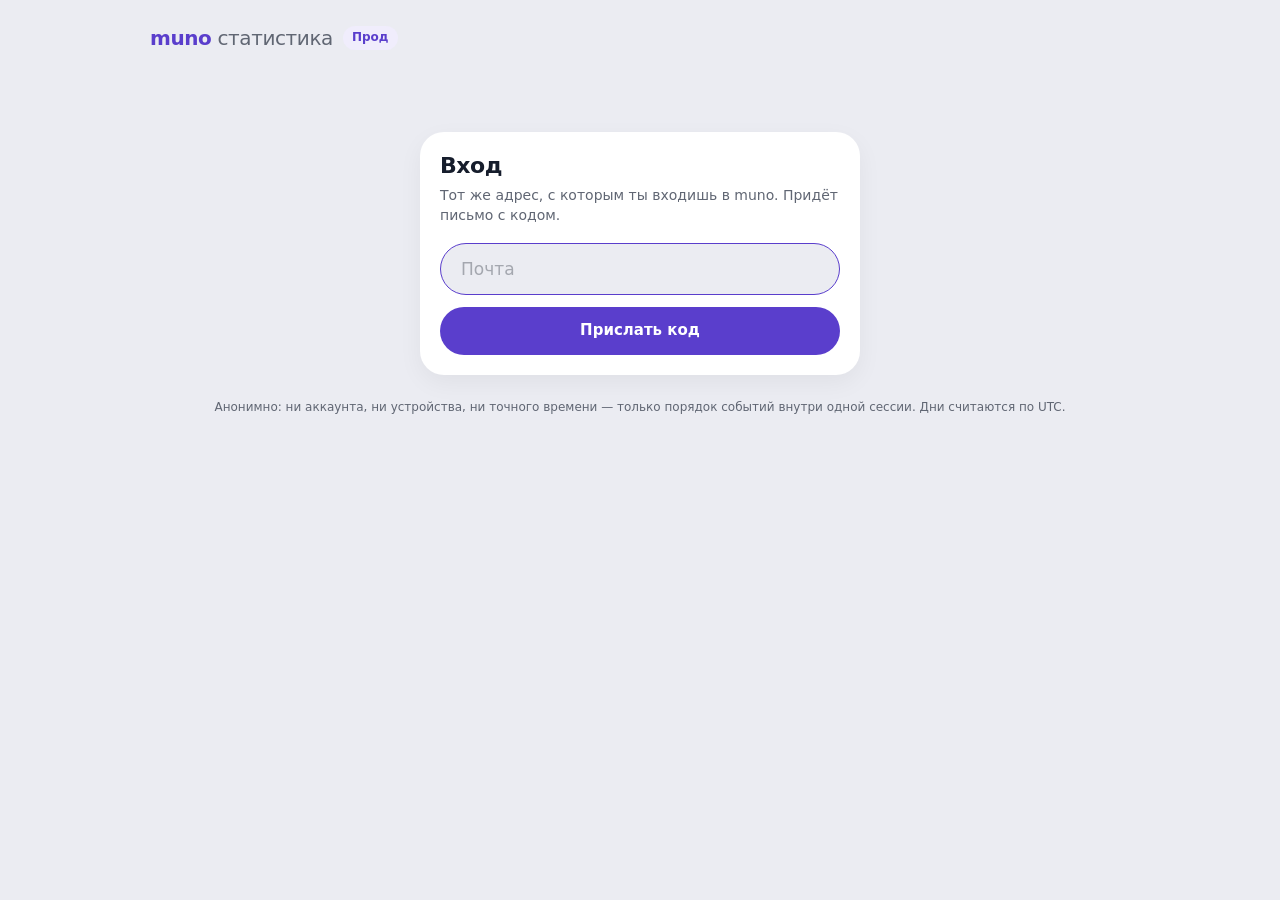
<file: stats/index.html>
<!doctype html>
<html lang="ru">
<head>
  <meta charset="utf-8">
  <meta name="viewport" content="width=device-width, initial-scale=1, viewport-fit=cover">
  <meta name="robots" content="noindex, nofollow">
  <meta name="color-scheme" content="light dark">
  <meta name="theme-color" content="#EBECF2" media="(prefers-color-scheme: light)">
  <meta name="theme-color" content="#0C121D" media="(prefers-color-scheme: dark)">
  <title>muno · статистика</title>
  <link rel="icon" href="data:image/svg+xml,%3Csvg xmlns='http://www.w3.org/2000/svg' viewBox='0 0 32 32'%3E%3Crect width='32' height='32' rx='9' fill='%235A3ECC'/%3E%3Cpath d='M8 22V14M14 22V10M20 22V16M26 22V12' stroke='white' stroke-width='3' stroke-linecap='round'/%3E%3C/svg%3E">
  <link rel="stylesheet" href="style.css">
  <script src="lib/supabase-2.110.0.js" defer></script>
  <script src="config.js" defer></script>
  <script src="app.js" type="module"></script>
</head>
<body>
  <header class="top">
    <div class="brand"><span class="wordmark">muno</span> <span class="brand-sub">статистика</span></div>
    <span class="env" id="env" hidden></span>
    <button type="button" class="link" id="signout" hidden>Выйти</button>
  </header>
  <main id="app" aria-live="polite">
    <p class="boot">Загружаю…</p>
  </main>
  <footer class="foot">
    Анонимно: ни аккаунта, ни устройства, ни точного времени — только порядок событий внутри одной сессии.
    Дни считаются по UTC.
  </footer>
  <noscript><p class="boot">Странице нужен JavaScript.</p></noscript>
</body>
</html>
</file>
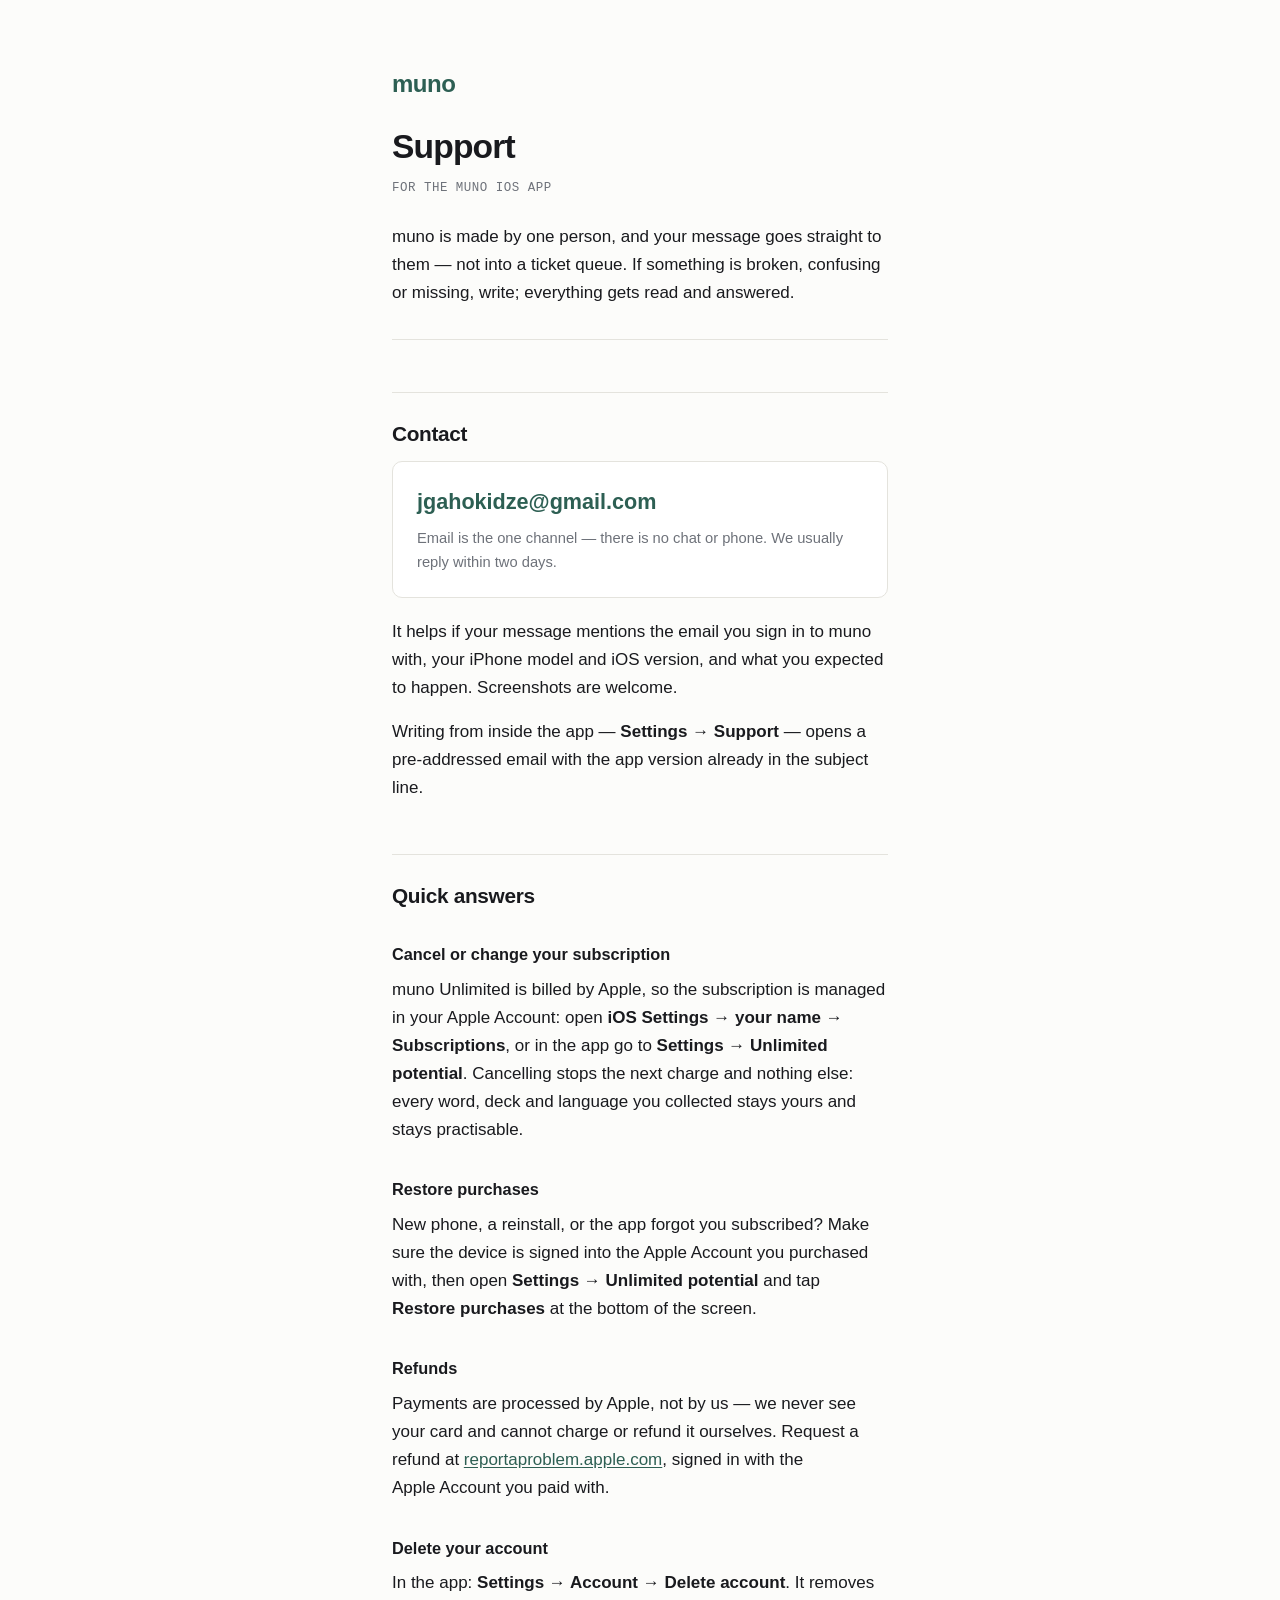
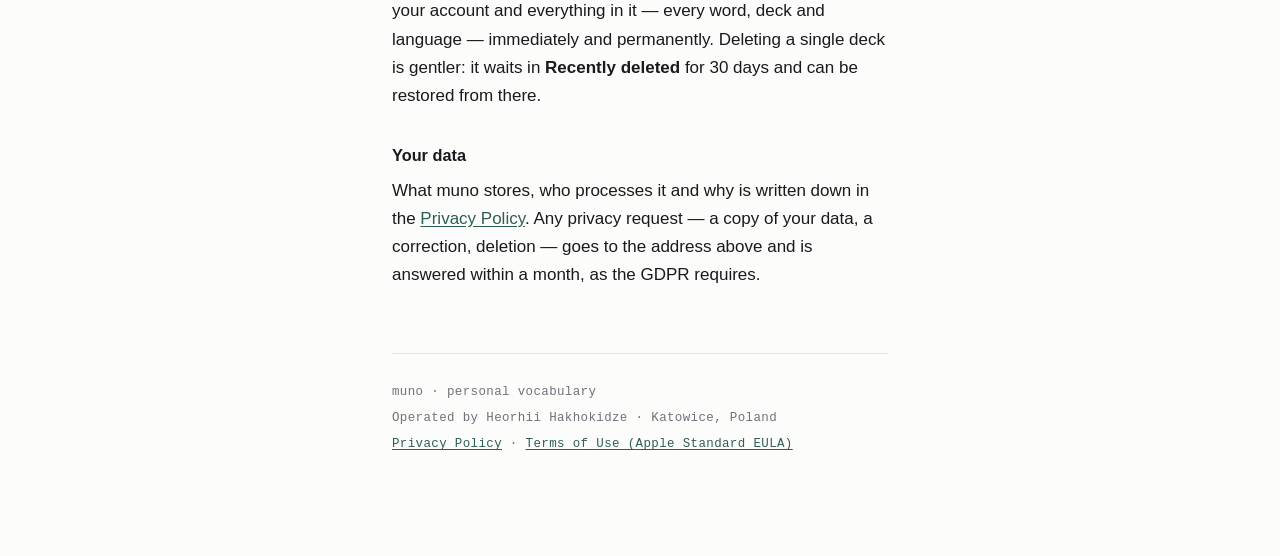
<file: support/index.html>
<!DOCTYPE html>
<html lang="en">
<head>
<meta charset="utf-8">
<meta name="viewport" content="width=device-width, initial-scale=1">
<title>Support · muno</title>
<meta name="description" content="How to reach the person behind muno, and quick answers to the common questions.">
<style>
  :root{
    --paper:#FCFCFA;
    --ink:#191A1E;
    --muted:#6E727A;
    --rule:#E4E3DD;
    --accent:#2D5F53;
    --measure:34rem;

    --font-display:ui-rounded,"SF Pro Rounded","Nunito",-apple-system,BlinkMacSystemFont,"Segoe UI",sans-serif;
    --font-body:-apple-system,BlinkMacSystemFont,"Segoe UI","Inter",Roboto,Helvetica,Arial,sans-serif;
    --font-util:ui-monospace,SFMono-Regular,Menlo,Consolas,monospace;
  }

  *{box-sizing:border-box}

  html{-webkit-text-size-adjust:100%}

  body{
    margin:0;
    background:var(--paper);
    color:var(--ink);
    font-family:var(--font-body);
    font-size:17px;
    line-height:1.65;
    -webkit-font-smoothing:antialiased;
  }

  .wrap{
    max-width:var(--measure);
    margin:0 auto;
    padding:4rem 1.5rem 6rem;
  }

  /* ---- masthead ---- */

  .mast{
    border-bottom:1px solid var(--rule);
    padding-bottom:2rem;
    margin-bottom:3rem;
  }

  .wordmark{
    font-family:var(--font-display);
    font-size:1.5rem;
    font-weight:700;
    letter-spacing:-0.02em;
    color:var(--accent);
    margin:0;
  }

  h1{
    font-family:var(--font-display);
    font-size:2.1rem;
    font-weight:700;
    letter-spacing:-0.025em;
    line-height:1.15;
    margin:1.5rem 0 0.75rem;
  }

  .stamp{
    font-family:var(--font-util);
    font-size:0.78rem;
    letter-spacing:0.04em;
    text-transform:uppercase;
    color:var(--muted);
    margin:0;
  }

  .lede{
    margin:1.5rem 0 0;
    color:var(--ink);
  }

  /* ---- sections ---- */

  h2{
    font-family:var(--font-display);
    font-size:1.3rem;
    font-weight:700;
    letter-spacing:-0.015em;
    line-height:1.25;
    margin:3.25rem 0 0.85rem;
    padding-top:1.75rem;
    border-top:1px solid var(--rule);
  }

  h3{
    font-family:var(--font-display);
    font-size:1.02rem;
    font-weight:700;
    margin:2rem 0 0.5rem;
  }

  p{margin:0 0 1rem}

  a{color:var(--accent);text-decoration:underline;text-underline-offset:2px}
  a:hover{text-decoration-thickness:2px}
  a:focus-visible{outline:2px solid var(--accent);outline-offset:3px;border-radius:2px}

  strong{font-weight:650}

  /* ---- the contact card ---- */

  .mailcard{
    background:#FFFFFF;
    border:1px solid var(--rule);
    border-radius:10px;
    padding:1.4rem 1.5rem;
    margin:0 0 1.25rem;
  }

  .mail-addr{
    font-family:var(--font-display);
    font-size:1.35rem;
    font-weight:700;
    margin:0 0 0.4rem;
    overflow-wrap:anywhere;
  }

  .mail-addr a{text-decoration:none}
  .mail-addr a:hover{text-decoration:underline}

  .mail-note{
    margin:0;
    color:var(--muted);
    font-size:0.92rem;
  }

  footer{
    margin-top:4rem;
    padding-top:1.75rem;
    border-top:1px solid var(--rule);
    font-family:var(--font-util);
    font-size:0.78rem;
    letter-spacing:0.03em;
    color:var(--muted);
  }
  footer p{margin:0 0 0.35rem}

  @media (max-width:480px){
    body{font-size:16px}
    .wrap{padding:2.5rem 1.25rem 4rem}
    h1{font-size:1.8rem}
  }

  @media (prefers-reduced-motion:no-preference){
    a{transition:text-decoration-thickness 120ms ease}
  }
</style>
</head>
<body>
<main class="wrap">

  <header class="mast">
    <p class="wordmark">muno</p>
    <h1>Support</h1>
    <p class="stamp">For the muno iOS app</p>
    <p class="lede">muno is made by one person, and your message goes straight to them — not into a ticket queue. If something is broken, confusing or missing, write; everything gets read and answered.</p>
  </header>

  <h2>Contact</h2>

  <div class="mailcard">
    <p class="mail-addr"><a href="mailto:jgahokidze@gmail.com?subject=muno%20support">jgahokidze@gmail.com</a></p>
    <p class="mail-note">Email is the one channel — there is no chat or phone. We usually reply within two days.</p>
  </div>

  <p>It helps if your message mentions the email you sign in to muno with, your iPhone model and iOS version, and what you expected to happen. Screenshots are welcome.</p>

  <p>Writing from inside the app — <strong>Settings&nbsp;→&nbsp;Support</strong> — opens a pre-addressed email with the app version already in the subject line.</p>

  <h2>Quick answers</h2>

  <h3>Cancel or change your subscription</h3>
  <p>muno Unlimited is billed by Apple, so the subscription is managed in your Apple Account: open <strong>iOS Settings → your name → Subscriptions</strong>, or in the app go to <strong>Settings → Unlimited potential</strong>. Cancelling stops the next charge and nothing else: every word, deck and language you collected stays yours and stays practisable.</p>

  <h3>Restore purchases</h3>
  <p>New phone, a reinstall, or the app forgot you subscribed? Make sure the device is signed into the Apple&nbsp;Account you purchased with, then open <strong>Settings → Unlimited potential</strong> and tap <strong>Restore purchases</strong> at the bottom of the screen.</p>

  <h3>Refunds</h3>
  <p>Payments are processed by Apple, not by us — we never see your card and cannot charge or refund it ourselves. Request a refund at <a href="https://reportaproblem.apple.com">reportaproblem.apple.com</a>, signed in with the Apple&nbsp;Account you paid with.</p>

  <h3>Delete your account</h3>
  <p>In the app: <strong>Settings → Account → Delete account</strong>. It removes your account and everything in it — every word, deck and language — immediately and permanently. Deleting a single deck is gentler: it waits in <strong>Recently deleted</strong> for 30 days and can be restored from there.</p>

  <h3>Your data</h3>
  <p>What muno stores, who processes it and why is written down in the <a href="../">Privacy Policy</a>. Any privacy request — a copy of your data, a correction, deletion — goes to the address above and is answered within a month, as the GDPR requires.</p>

  <footer>
    <p>muno · personal vocabulary</p>
    <p>Operated by Heorhii Hakhokidze · Katowice, Poland</p>
    <p><a href="../">Privacy Policy</a> · <a href="https://www.apple.com/legal/internet-services/itunes/dev/stdeula/">Terms of Use (Apple Standard EULA)</a></p>
  </footer>

</main>
</body>
</html>
</file>
<file: stats/style.css>
/*
 * muno · статистика — muno's own colours (design-system/tokens in the app's repository):
 * the sheet grey as the page and white cards in light; the night ramp in dark. The two
 * chart series are indigo and green, validated as a pair against both card surfaces.
 */
:root {
  color-scheme: light;
  --page: #EBECF2;            /* bg.sheet */
  --card: #FFFFFF;
  --field: #EBECF2;
  --ink: #161D2C;             /* text.primary */
  --ink-2: #606673;           /* text.secondary */
  --ink-3: #A4A7AF;           /* text.tertiary — placeholders only */
  --line: rgba(22, 29, 44, 0.1);
  --wash: rgba(22, 29, 44, 0.06);
  --grid: rgba(22, 29, 44, 0.08);
  --axis: rgba(22, 29, 44, 0.22);
  --brand: #5A3ECC;           /* indigo 600 — a fill with its own white ink */
  --brand-ink: #5A3ECC;
  --brand-wash: #F0EDFC;      /* indigo 50 */
  --on-brand: #FFFFFF;
  --series-1: #5A3ECC;
  --series-2: #239F50;
  --danger: #D32222;
  --notice: #FDF2D2;          /* yellow 100 */
  --shadow: 0 8px 24px rgba(0, 0, 0, 0.05);
  --radius: 24px;
  --radius-sm: 14px;
  --font: ui-rounded, "SF Pro Rounded", system-ui, -apple-system, "Segoe UI", Roboto, "Helvetica Neue", Arial, sans-serif;
}

@media (prefers-color-scheme: dark) {
  :root {
    color-scheme: dark;
    --page: #0C121D;          /* night.canvas */
    --card: #182134;          /* night.surface */
    --field: #242F46;         /* night.raised */
    --ink: #FFFFFF;
    --ink-2: #A4A7AF;
    --ink-3: #606673;
    --line: rgba(255, 255, 255, 0.1);
    --wash: rgba(255, 255, 255, 0.07);
    --grid: rgba(255, 255, 255, 0.08);
    --axis: rgba(255, 255, 255, 0.22);
    --brand: #5A3ECC;
    --brand-ink: #8268E8;     /* indigo 400 — ink on a dark page */
    --brand-wash: rgba(130, 104, 232, 0.18);
    --series-1: #8268E8;
    --series-2: #239F50;
    --danger: #EF4D4D;
    --notice: rgba(250, 202, 46, 0.16);
    --shadow: none;
  }
}

* { box-sizing: border-box; }

html { -webkit-text-size-adjust: 100%; }

body {
  margin: 0;
  background: var(--page);
  color: var(--ink);
  font-family: var(--font);
  font-size: 15px;
  line-height: 1.45;
  padding: max(16px, env(safe-area-inset-top)) max(16px, env(safe-area-inset-right))
    max(24px, env(safe-area-inset-bottom)) max(16px, env(safe-area-inset-left));
}

.top, main, .foot { max-width: 980px; margin-inline: auto; }

/* ── Header ───────────────────────────────────────────────────────────────── */
.top {
  display: flex;
  align-items: center;
  gap: 10px;
  min-height: 44px;
  margin-bottom: 12px;
}
.brand { font-size: 20px; letter-spacing: -0.02em; }
.wordmark { font-weight: 700; color: var(--brand-ink); }
.brand-sub { color: var(--ink-2); font-weight: 500; }
.env {
  font-size: 12px;
  font-weight: 600;
  padding: 3px 9px;
  border-radius: 999px;
  background: var(--brand-wash);
  color: var(--brand-ink);
}
.env.demo { background: var(--notice); color: var(--ink); }
#signout { margin-left: auto; }

/* ── Controls ─────────────────────────────────────────────────────────────── */
button { font: inherit; color: inherit; }
.link {
  background: none;
  border: 0;
  padding: 10px 4px;
  min-height: 44px;
  color: var(--brand-ink);
  font-weight: 600;
  cursor: pointer;
  text-decoration: none;
}
.link:hover { text-decoration: underline; }

.btn {
  display: inline-flex;
  align-items: center;
  justify-content: center;
  min-height: 48px;
  padding: 0 22px;
  border-radius: 999px;
  border: 0;
  background: var(--brand);
  color: var(--on-brand);
  font-weight: 600;
  text-decoration: none;
  cursor: pointer;
  transition: transform 120ms ease, opacity 120ms ease;
}
.btn:active { transform: scale(0.98); }
.btn[disabled] { opacity: 0.5; cursor: default; transform: none; }
.btn.quiet { background: var(--wash); color: var(--ink); }

:focus-visible { outline: 2px solid var(--brand-ink); outline-offset: 2px; }

.field {
  display: block;
  width: 100%;
  height: 52px;
  padding: 0 20px;
  border-radius: 26px;
  border: 1px solid transparent;
  background: var(--field);
  color: var(--ink);
  font: inherit;
  font-size: 17px;
}
.field::placeholder { color: var(--ink-3); }
.field:focus { outline: none; border-color: var(--brand-ink); }
.field.code { letter-spacing: 0.3em; font-variant-numeric: tabular-nums; }

/* The period: one row above everything it scopes. */
.periods {
  display: flex;
  flex-wrap: wrap;
  align-items: center;
  gap: 8px 12px;
  margin-bottom: 14px;
}
.seg {
  display: inline-flex;
  padding: 3px;
  border-radius: 999px;
  background: var(--card);
  box-shadow: var(--shadow);
}
.seg button {
  border: 0;
  background: none;
  min-height: 38px;
  padding: 0 14px;
  border-radius: 999px;
  font-weight: 600;
  font-size: 14px;
  color: var(--ink-2);
  cursor: pointer;
}
.seg button[aria-pressed="true"] { background: var(--brand); color: var(--on-brand); }
.range { color: var(--ink-2); font-size: 14px; }
.periods .link { margin-left: auto; }

/* ── Cards ────────────────────────────────────────────────────────────────── */
.stack { display: grid; gap: 14px; transition: opacity 160ms ease; }
.stack.stale { opacity: 0.5; }
.cols { display: grid; gap: 14px; grid-template-columns: repeat(auto-fit, minmax(300px, 1fr)); align-items: start; }

.card {
  background: var(--card);
  border-radius: var(--radius);
  padding: 20px;
  box-shadow: var(--shadow);
  min-width: 0;
}
.card h2 { margin: 0; font-size: 18px; line-height: 1.3; font-weight: 700; letter-spacing: -0.02em; }
.card h3 { margin: 18px 0 8px; font-size: 14px; font-weight: 600; color: var(--ink-2); }
.card .sub { margin: 4px 0 0; color: var(--ink-2); font-size: 14px; }
.card p { margin: 10px 0 0; }
.card .note { color: var(--ink-2); font-size: 13px; }
.num { font-weight: 700; }

.narrow { max-width: 440px; margin: 8vh auto 0; }
.narrow h2 { font-size: 22px; }
.form { display: grid; gap: 12px; margin-top: 18px; }
.form .row { display: flex; flex-wrap: wrap; gap: 4px 16px; align-items: center; }
.msg { margin: 0; color: var(--danger); font-size: 14px; }
.msg.ok { color: var(--ink-2); }

.banner {
  background: var(--notice);
  border-radius: var(--radius-sm);
  padding: 12px 16px;
  margin-bottom: 14px;
  font-size: 14px;
}
.banner .link { min-height: 0; padding: 0; margin-left: 6px; }

/* ── Stat tiles ───────────────────────────────────────────────────────────── */
.kpis { display: grid; gap: 10px; grid-template-columns: repeat(auto-fit, minmax(150px, 1fr)); }
.kpi { padding: 16px 18px; }
.kpi .label { font-size: 13px; color: var(--ink-2); }
.kpi .value { font-size: 30px; line-height: 1.15; font-weight: 700; letter-spacing: -0.02em; margin-top: 4px; }
.kpi .hint { font-size: 13px; color: var(--ink-2); margin-top: 2px; min-height: 1.45em; }

/* ── Bar lists: label · value, the bar under them ─────────────────────────── */
.bars { list-style: none; margin: 10px 0 0; padding: 0; display: grid; gap: 10px; }
.bars li { display: grid; grid-template-columns: minmax(0, 1fr) auto; column-gap: 12px; row-gap: 4px; }
.bars .name { overflow-wrap: anywhere; }
.bars .n { font-variant-numeric: tabular-nums; font-weight: 600; }
.bars .n small { font-weight: 500; color: var(--ink-2); margin-left: 6px; font-size: 13px; }
.bars .track { grid-column: 1 / -1; height: 8px; border-radius: 4px; background: var(--wash); overflow: hidden; }
.bars .fill { display: block; height: 100%; border-radius: 4px; background: var(--series-1); min-width: 2px; }
.bars .more { grid-column: 1 / -1; color: var(--ink-2); font-size: 13px; }
.bars .detail { grid-column: 1 / -1; color: var(--ink-2); font-size: 13px; }
.none { color: var(--ink-2); margin: 8px 0 0; }

/* ── Tables ───────────────────────────────────────────────────────────────── */
.scroll { overflow-x: auto; margin-top: 10px; }
table { border-collapse: collapse; width: 100%; font-size: 14px; }
th, td { text-align: right; padding: 8px 6px; border-bottom: 1px solid var(--line); white-space: nowrap; font-variant-numeric: tabular-nums; }
th:first-child, td:first-child { text-align: left; white-space: normal; padding-left: 0; }
th:last-child, td:last-child { padding-right: 0; }
th { font-weight: 600; color: var(--ink-2); font-size: 13px; }
tr:last-child td { border-bottom: 0; }

/* ── Charts ───────────────────────────────────────────────────────────────── */
.legend { display: flex; flex-wrap: wrap; gap: 4px 16px; margin-top: 10px; font-size: 13px; color: var(--ink-2); }
.legend span { display: inline-flex; align-items: center; gap: 6px; }
.legend i { width: 14px; height: 2px; border-radius: 1px; display: inline-block; }
.chart { position: relative; margin-top: 12px; touch-action: pan-y; }
.chart svg { display: block; overflow: visible; }
.chart text { font-family: var(--font); }
.chart:focus-visible { outline-offset: 6px; border-radius: 8px; }
.tick { fill: var(--ink-2); font-size: 11px; font-variant-numeric: tabular-nums; }
.endval { fill: var(--ink); font-size: 12px; font-weight: 700; font-variant-numeric: tabular-nums; }
.tip {
  position: absolute;
  top: 0;
  pointer-events: none;
  background: var(--card);
  color: var(--ink);
  border: 1px solid var(--line);
  border-radius: 12px;
  padding: 8px 10px;
  font-size: 13px;
  box-shadow: 0 8px 24px rgba(0, 0, 0, 0.12);
  min-width: 120px;
  z-index: 2;
}
.tip .d { color: var(--ink-2); margin-bottom: 4px; }
.tip .r { display: flex; align-items: center; gap: 8px; }
.tip .r b { font-variant-numeric: tabular-nums; }
.tip .r span { color: var(--ink-2); }
.tip i { width: 10px; height: 2px; border-radius: 1px; display: inline-block; flex: none; }
.tablebtn { margin-top: 6px; }

/* ── States ───────────────────────────────────────────────────────────────── */
.boot { color: var(--ink-2); text-align: center; margin-top: 20vh; }
.skeleton { border-radius: var(--radius); background: var(--card); box-shadow: var(--shadow); position: relative; overflow: hidden; }
.skeleton::after {
  content: "";
  position: absolute;
  inset: 0;
  background: linear-gradient(90deg, transparent, var(--wash), transparent);
  animation: shimmer 1.4s infinite;
}
@keyframes shimmer { from { transform: translateX(-100%); } to { transform: translateX(100%); } }
@media (prefers-reduced-motion: reduce) {
  .skeleton::after { animation: none; }
  .btn, .stack { transition: none; }
}

.foot { color: var(--ink-2); font-size: 12px; margin-top: 24px; text-align: center; }

@media (max-width: 420px) {
  .card { padding: 18px 16px; }
  .kpi .value { font-size: 26px; }
  .seg button { padding: 0 11px; }
}
</file>
